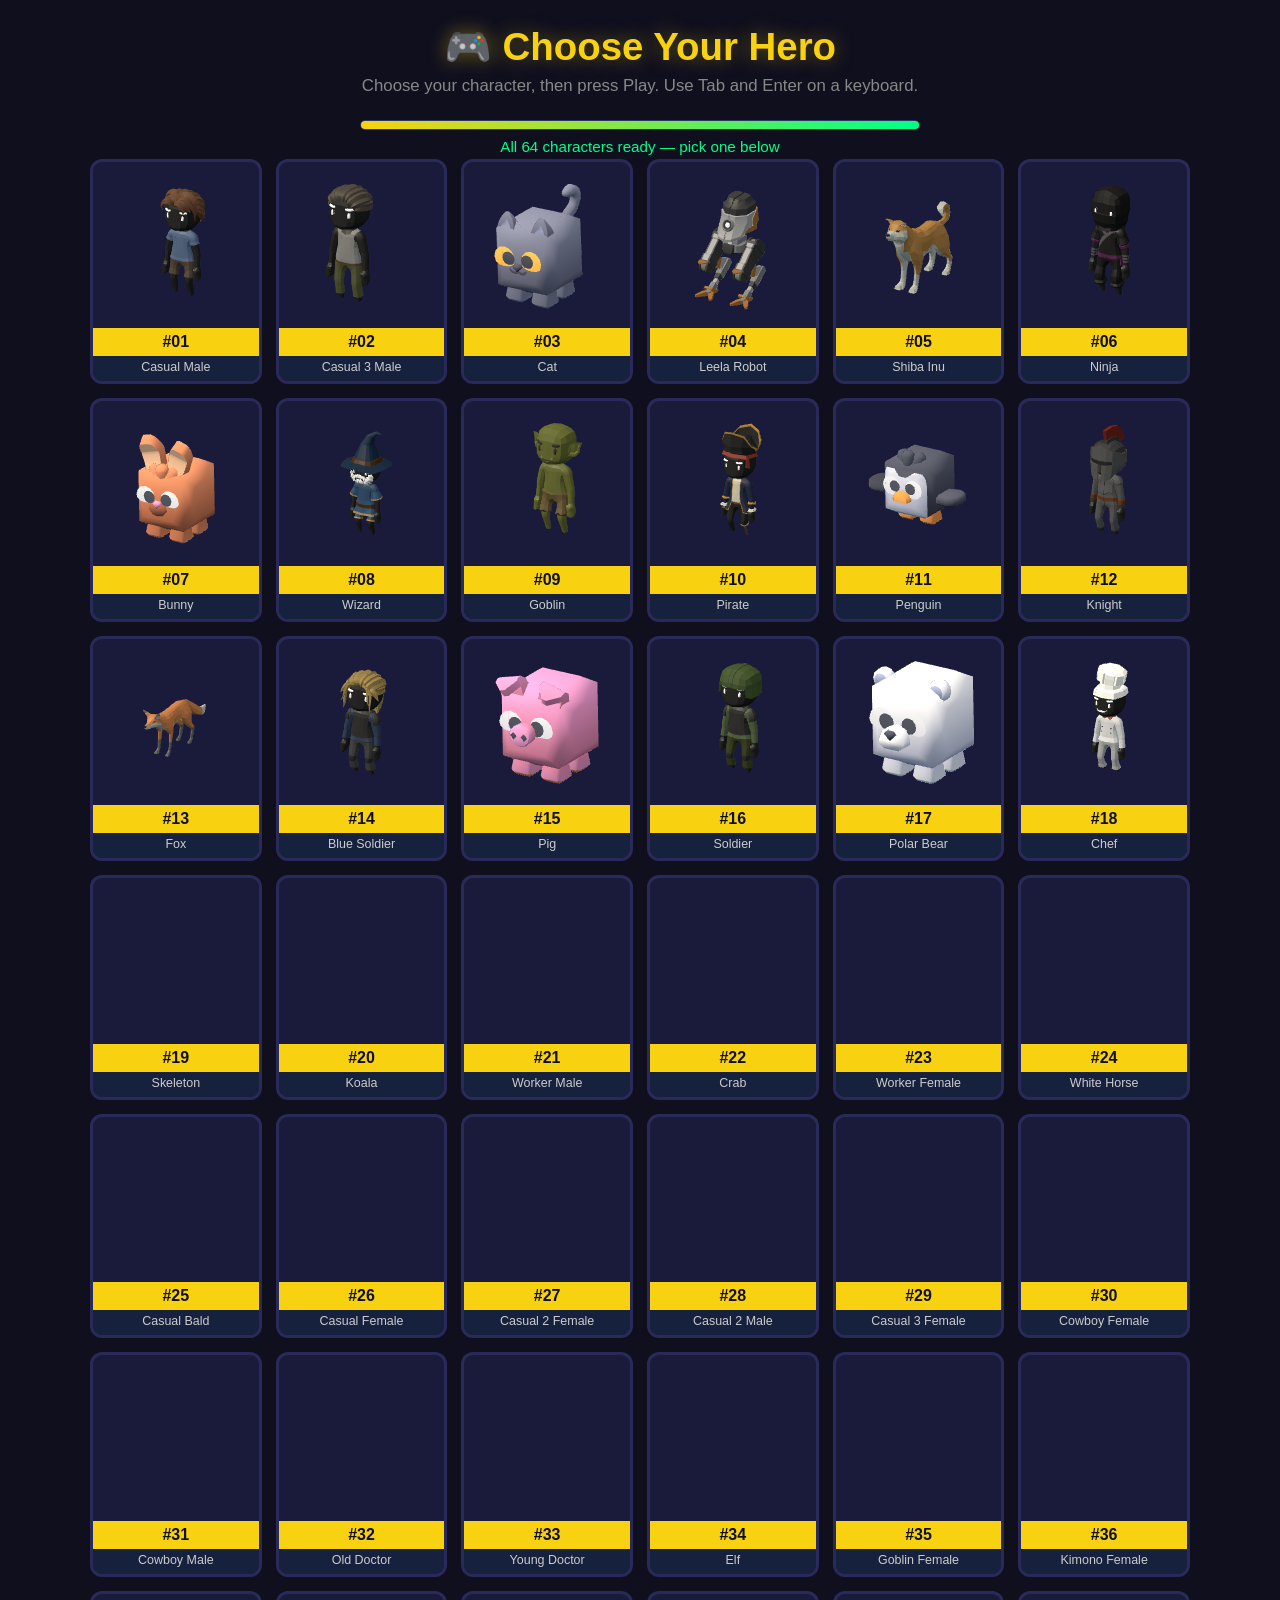
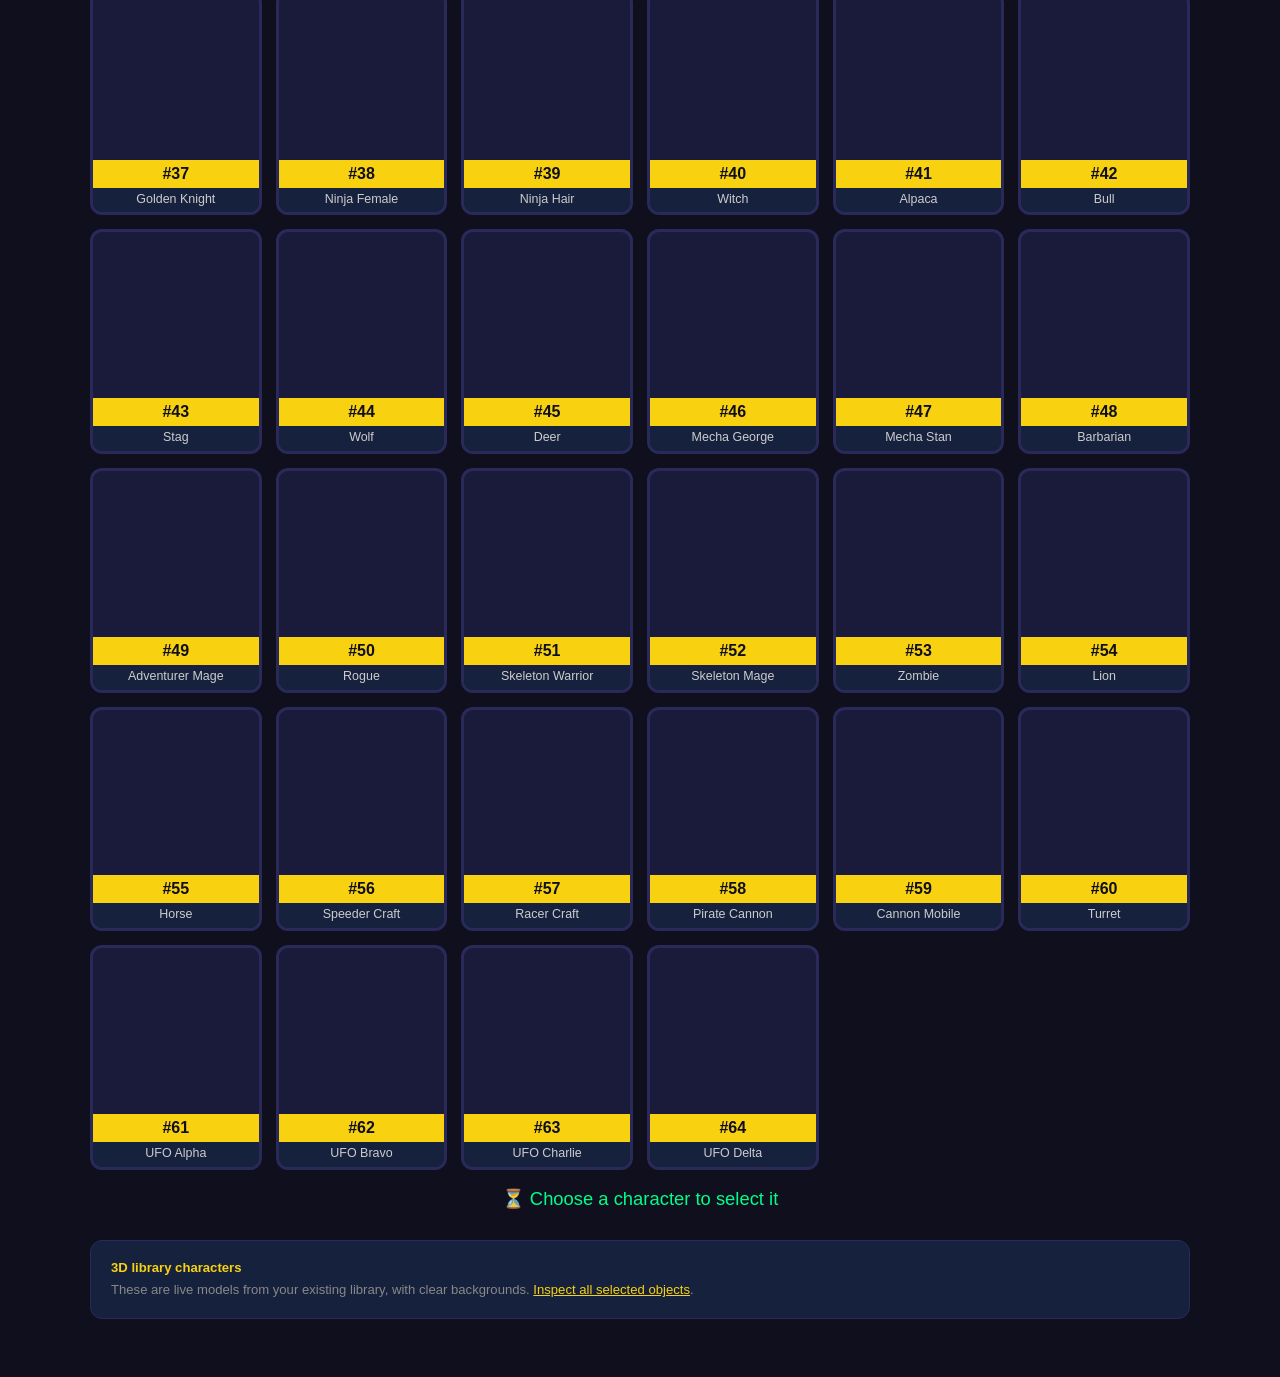
<file: index.html>
<!DOCTYPE html>
<html lang="en">
<head>
<meta charset="utf-8">
<title>Hopper — stage campaign</title>
<meta name="viewport" content="width=device-width,initial-scale=1,viewport-fit=cover">
<meta name="theme-color" content="#1a1a1a">
<link rel="stylesheet" href="src/style.css">
<script type="importmap">
{"imports":{"three":"./vendor/three/build/three.module.js"}}
</script>
<script>window.World3D = { ready: false, status: "loading" };</script>
<script>
  // Auto-redirect to select screen if no character chosen yet
  (function() {
    var chosen = null;
    try { chosen = localStorage.getItem("chosenCharacter"); } catch(e) {}
    var params = new URLSearchParams(window.location.search);
    if (!chosen && !params.get("char")) {
      window.location.href = "select.html";
    }
  })();
</script>
</head>
<body>
<main id="app">
  <header id="topbar">
    <span id="stage-name">1. Suburb</span>
    <button id="char-btn" type="button" onclick="window.location.href='select.html'">Change Character</button>
    <button id="mode" type="button">1 player</button>
  </header>

  <div id="stage-wrap">
    <canvas id="board" width="300" height="420" tabindex="0"
            aria-label="Game board. Hop forward to reach the white line."></canvas>
    <canvas id="board-3d" aria-hidden="true"></canvas>
    <div id="banner" role="status" aria-live="polite"></div>
  </div>

  <footer id="hud">
    <div class="stat"><span class="k">Time</span><span class="v" id="timer">90.0</span></div>
    <div class="stat"><span class="k">Diff</span><span class="v" id="difficulty">0</span></div>
    <div class="stat"><span class="k">Lives</span><span class="v" id="lives">4</span></div>
    <div class="stat"><span class="k">Goal</span><span class="v" id="progress">0/40</span></div>
    <div class="stat"><span class="k">Score</span><span class="v" id="score">0</span></div>
  </footer>

  <div id="controls" role="group" aria-label="Movement controls">
    <button id="move-left" type="button" aria-label="Hop left">←</button>
    <button id="move-forward" type="button">↑ Hop</button>
    <button id="move-right" type="button" aria-label="Hop right">→</button>
    <button id="move-back" type="button" aria-label="Hop backward">↓ Back</button>
  </div>
  <p id="hint">Tap the board or press SPACE to hop. Swipe, use the buttons, or press arrow keys / WASD to move. Reach the white line before time runs out.</p>
  <a class="asset-link" href="assets.html">View the selected 3D assets</a>
</main>

<!-- Data first: the core reads stage constants at definition time. -->
<script src="src/stages.js"></script>
<!-- Pure-JS simulation: rng, player, pursuer, game state machine. -->
<script src="src/tiles.js"></script>
<script src="src/hazards.js"></script>
<script src="src/sim-core.js"></script>
<!-- Isometric renderer: the same conventions the Python preview uses. -->
<script src="src/render/iso.js"></script>
<!-- Object vocabulary, one real object per declared scenery name. -->
<script src="src/scenery.js"></script>
<script src="src/render/scene.js"></script>
<!-- DOM only: rendering, input, loop. -->
<script src="src/roster.js"></script>
<!-- Raster animation sheets. Optional: without them the roster draws in code. -->
<script src="src/render/sprite.js"></script>
<!-- The death beat: the boom and the soul. -->
<script src="src/render/deathfx.js"></script>
<script src="src/render/character.js"></script>
<script src="src/main.js"></script>
<script type="module" src="src/render/world3d.js"></script>
</body>
</html>
</file>
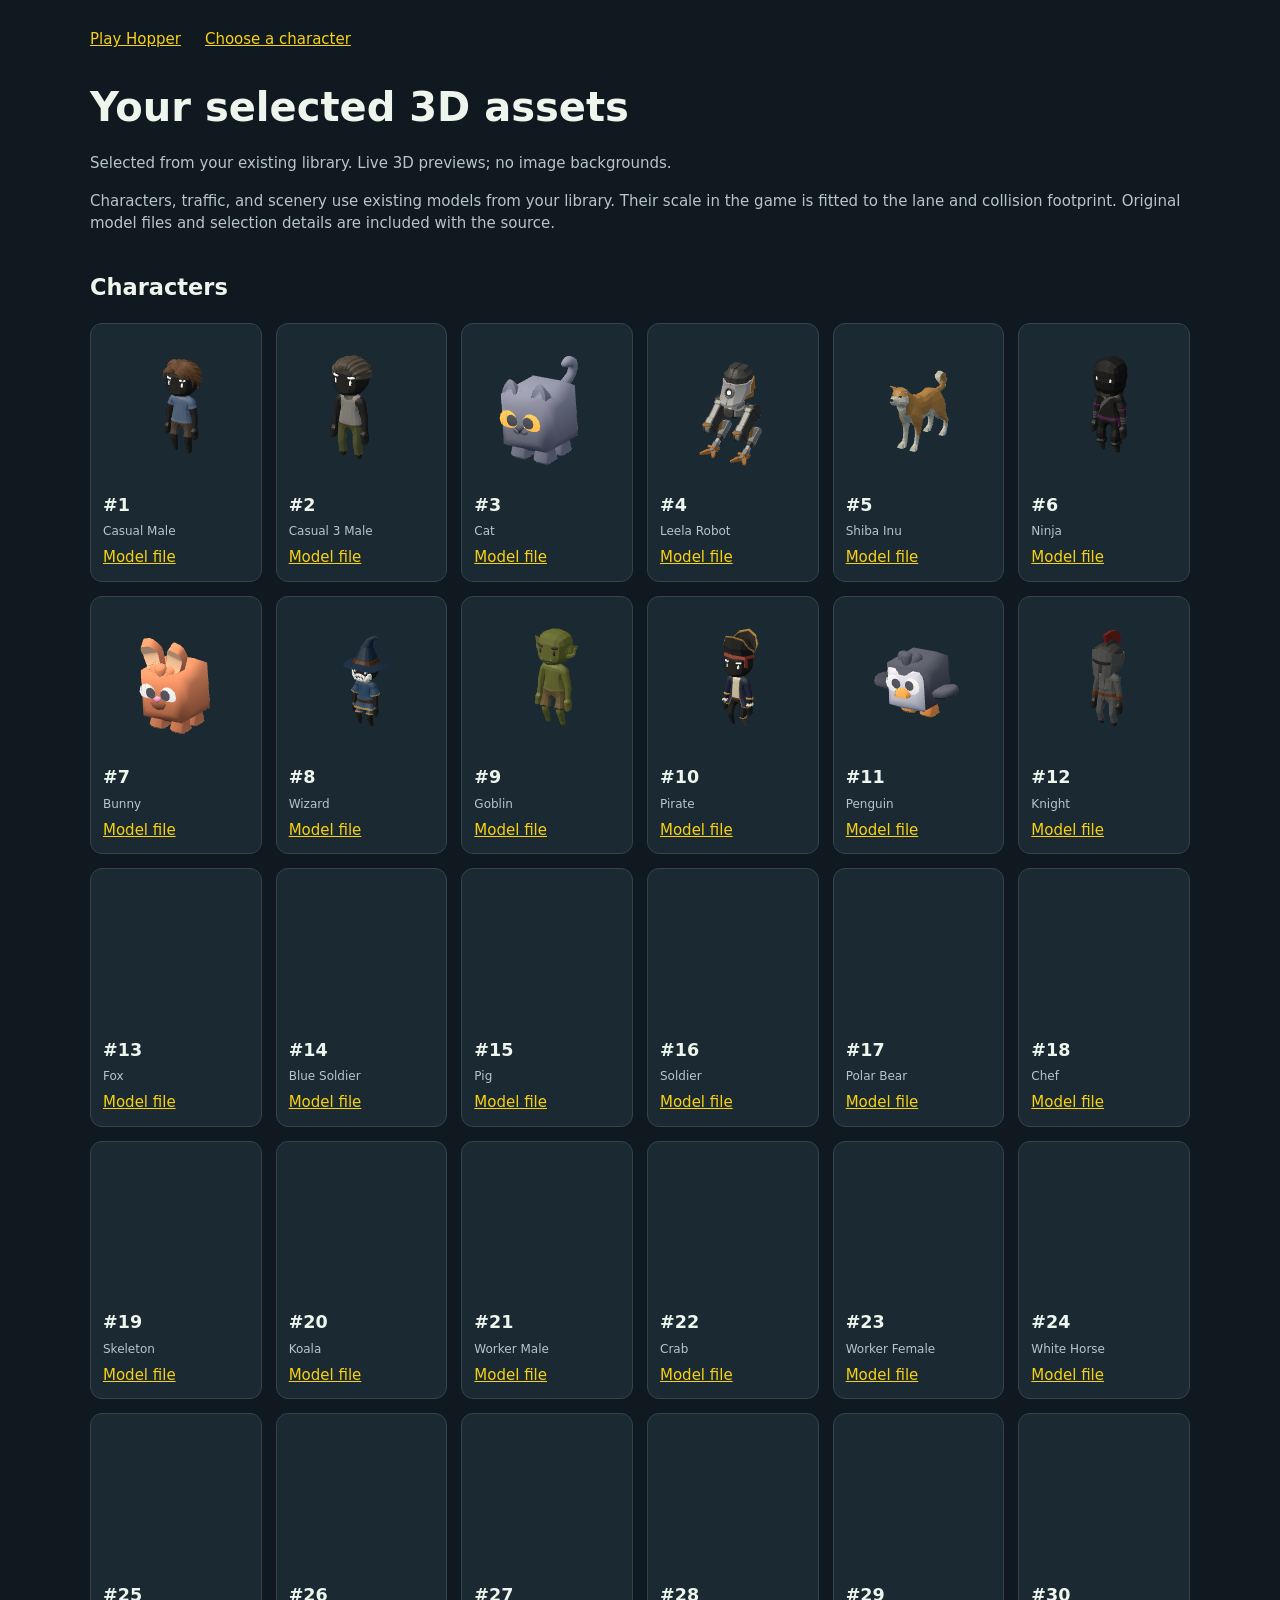
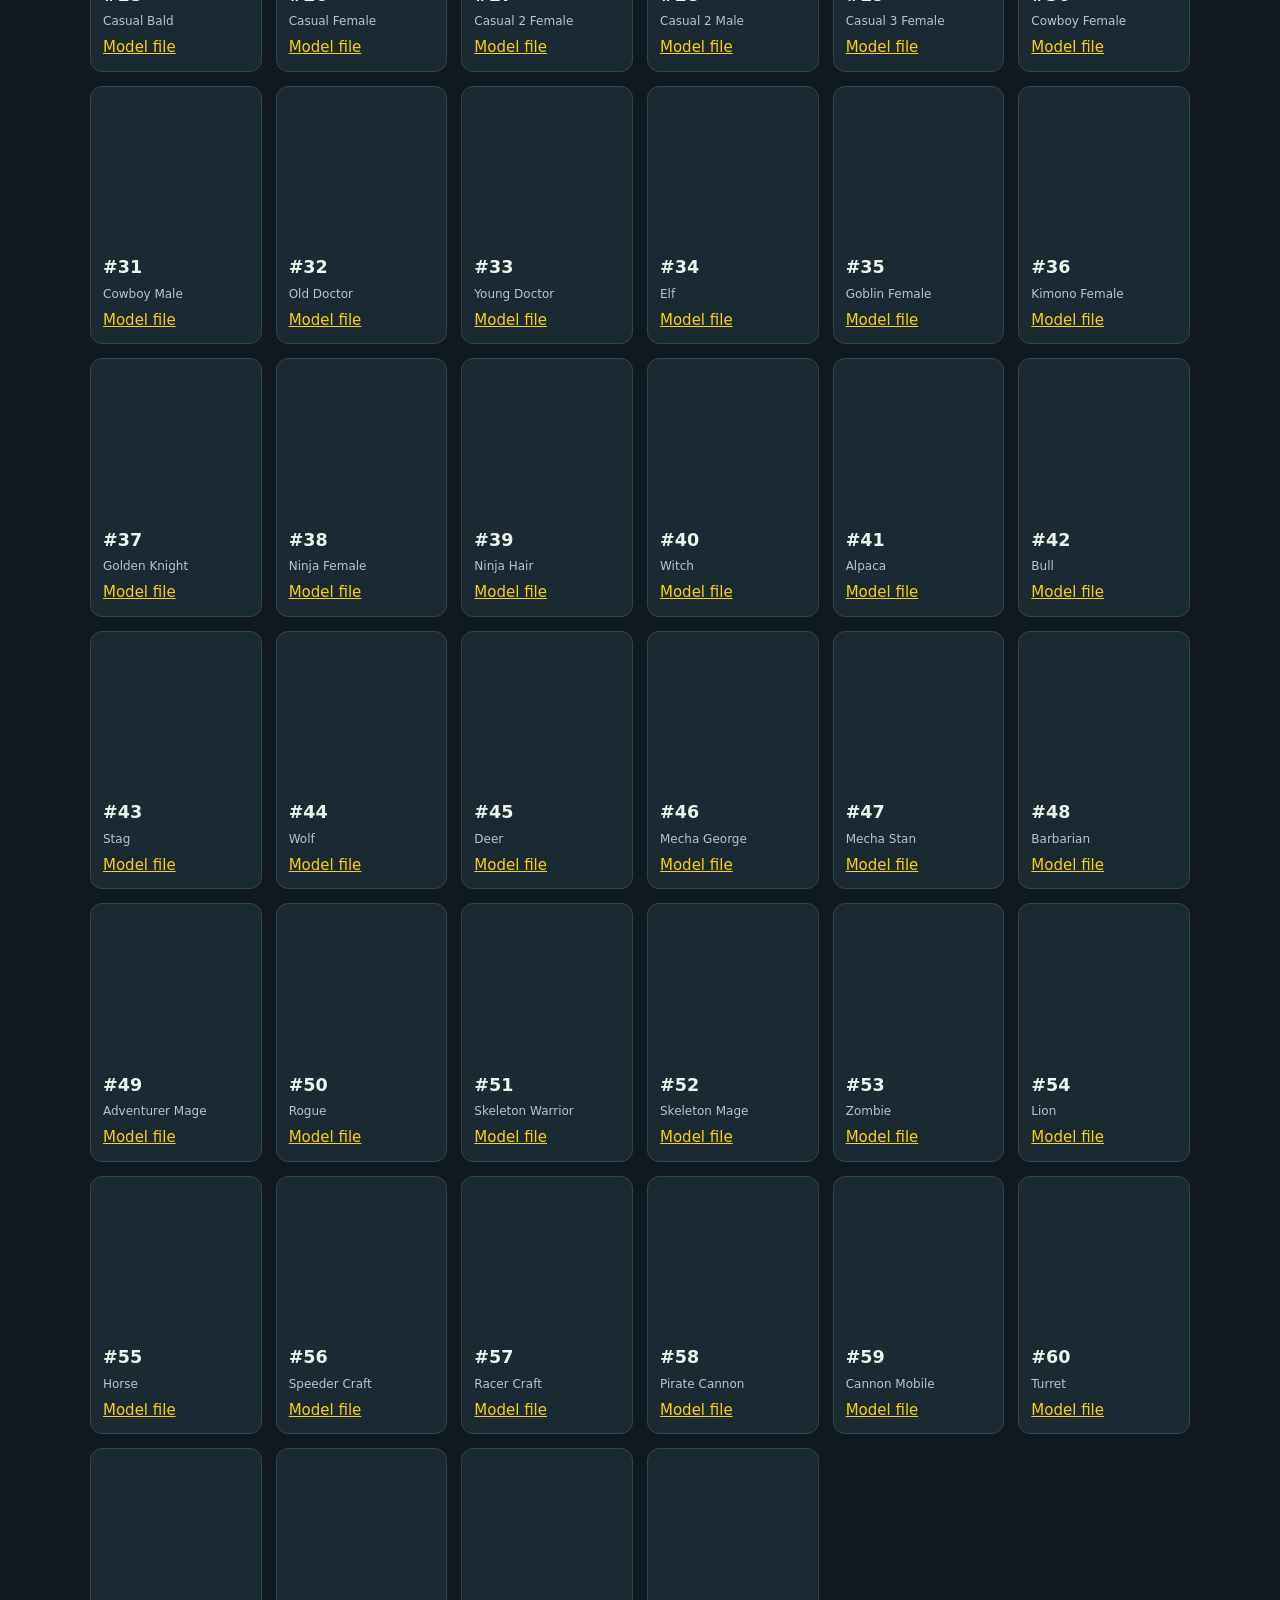
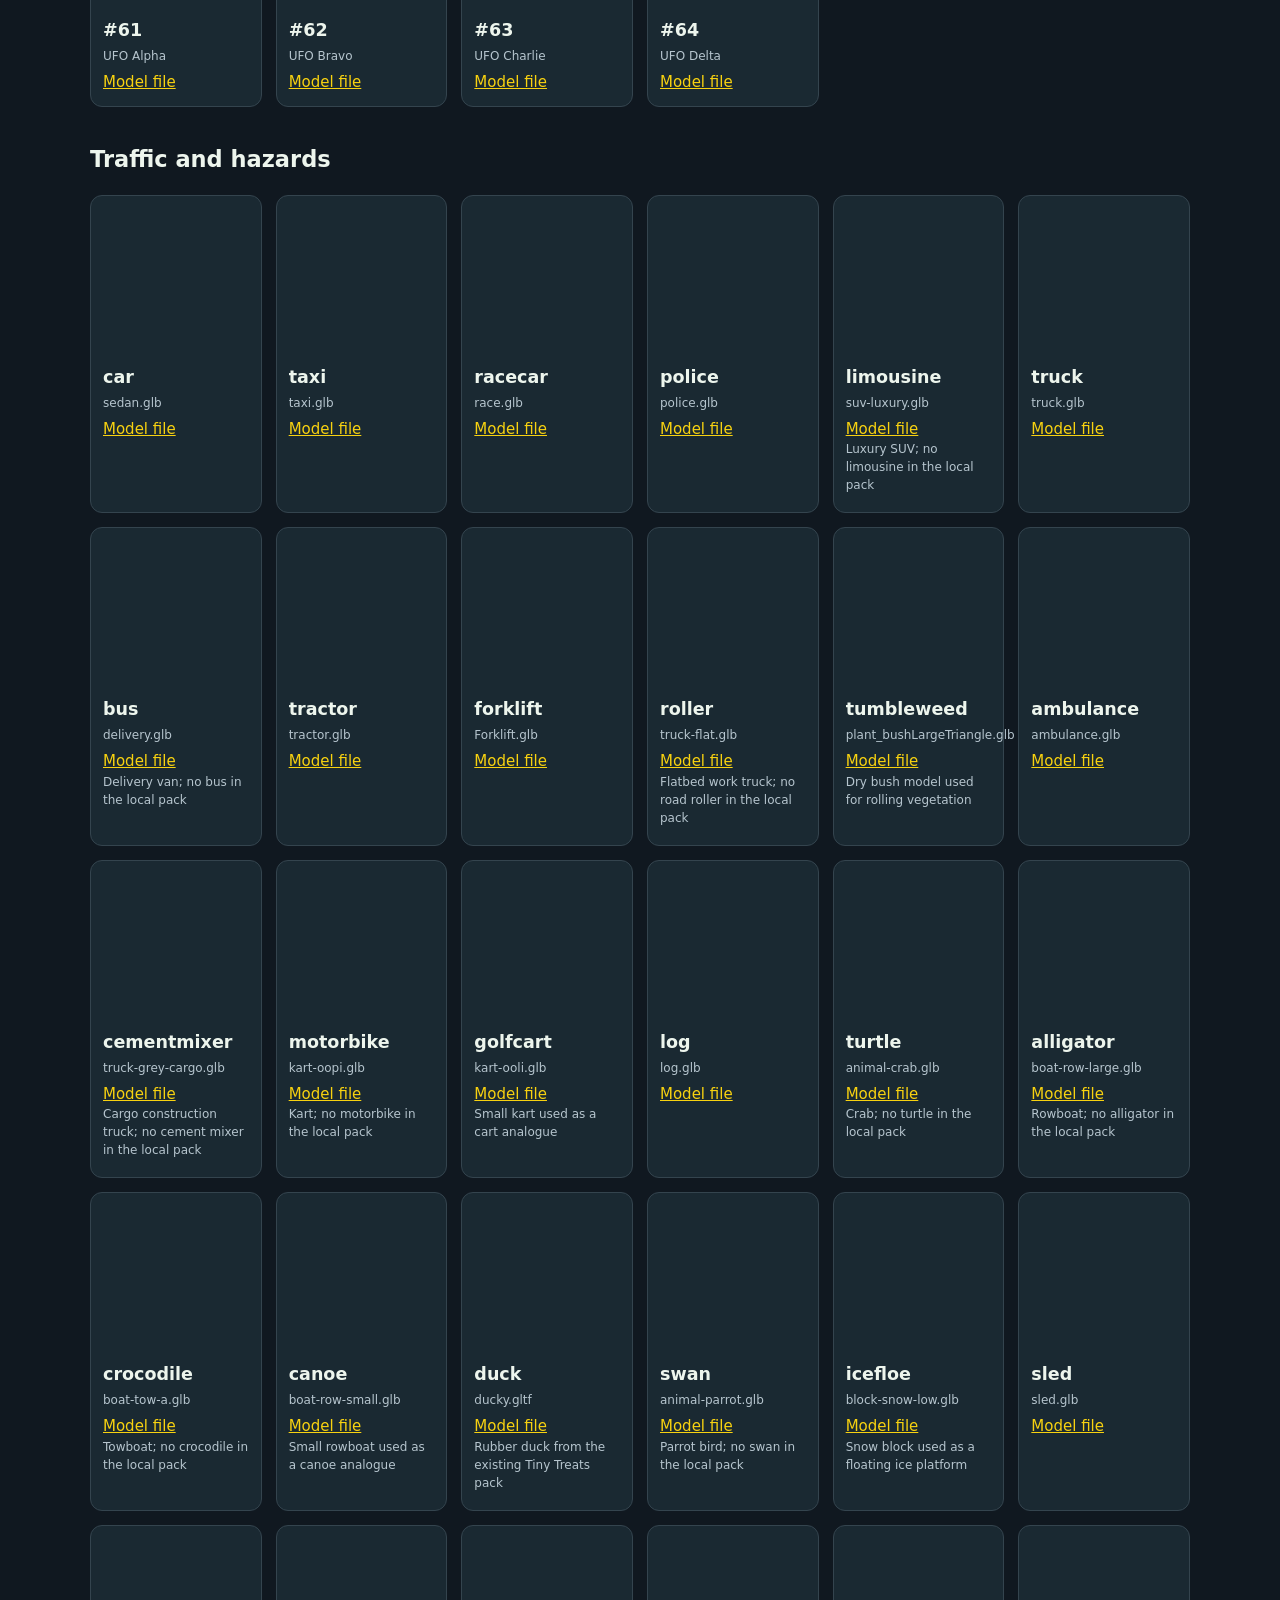
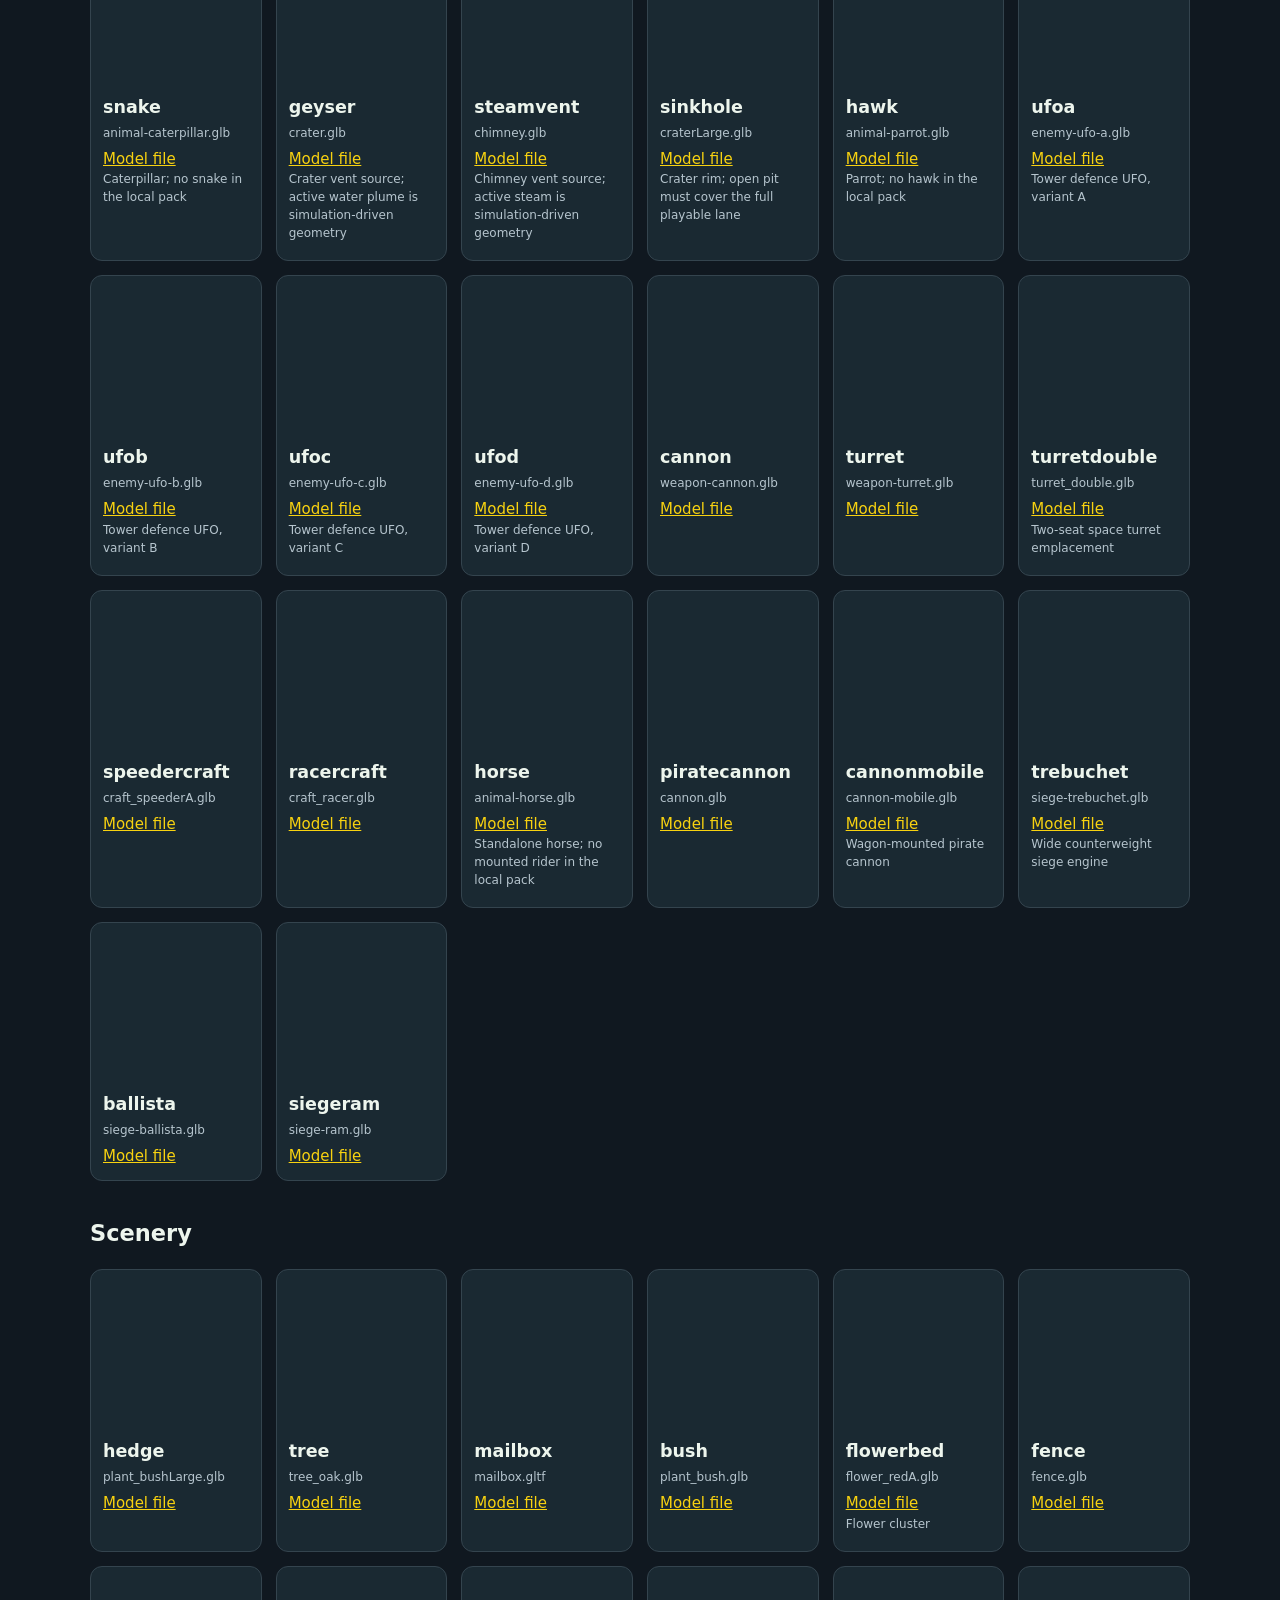
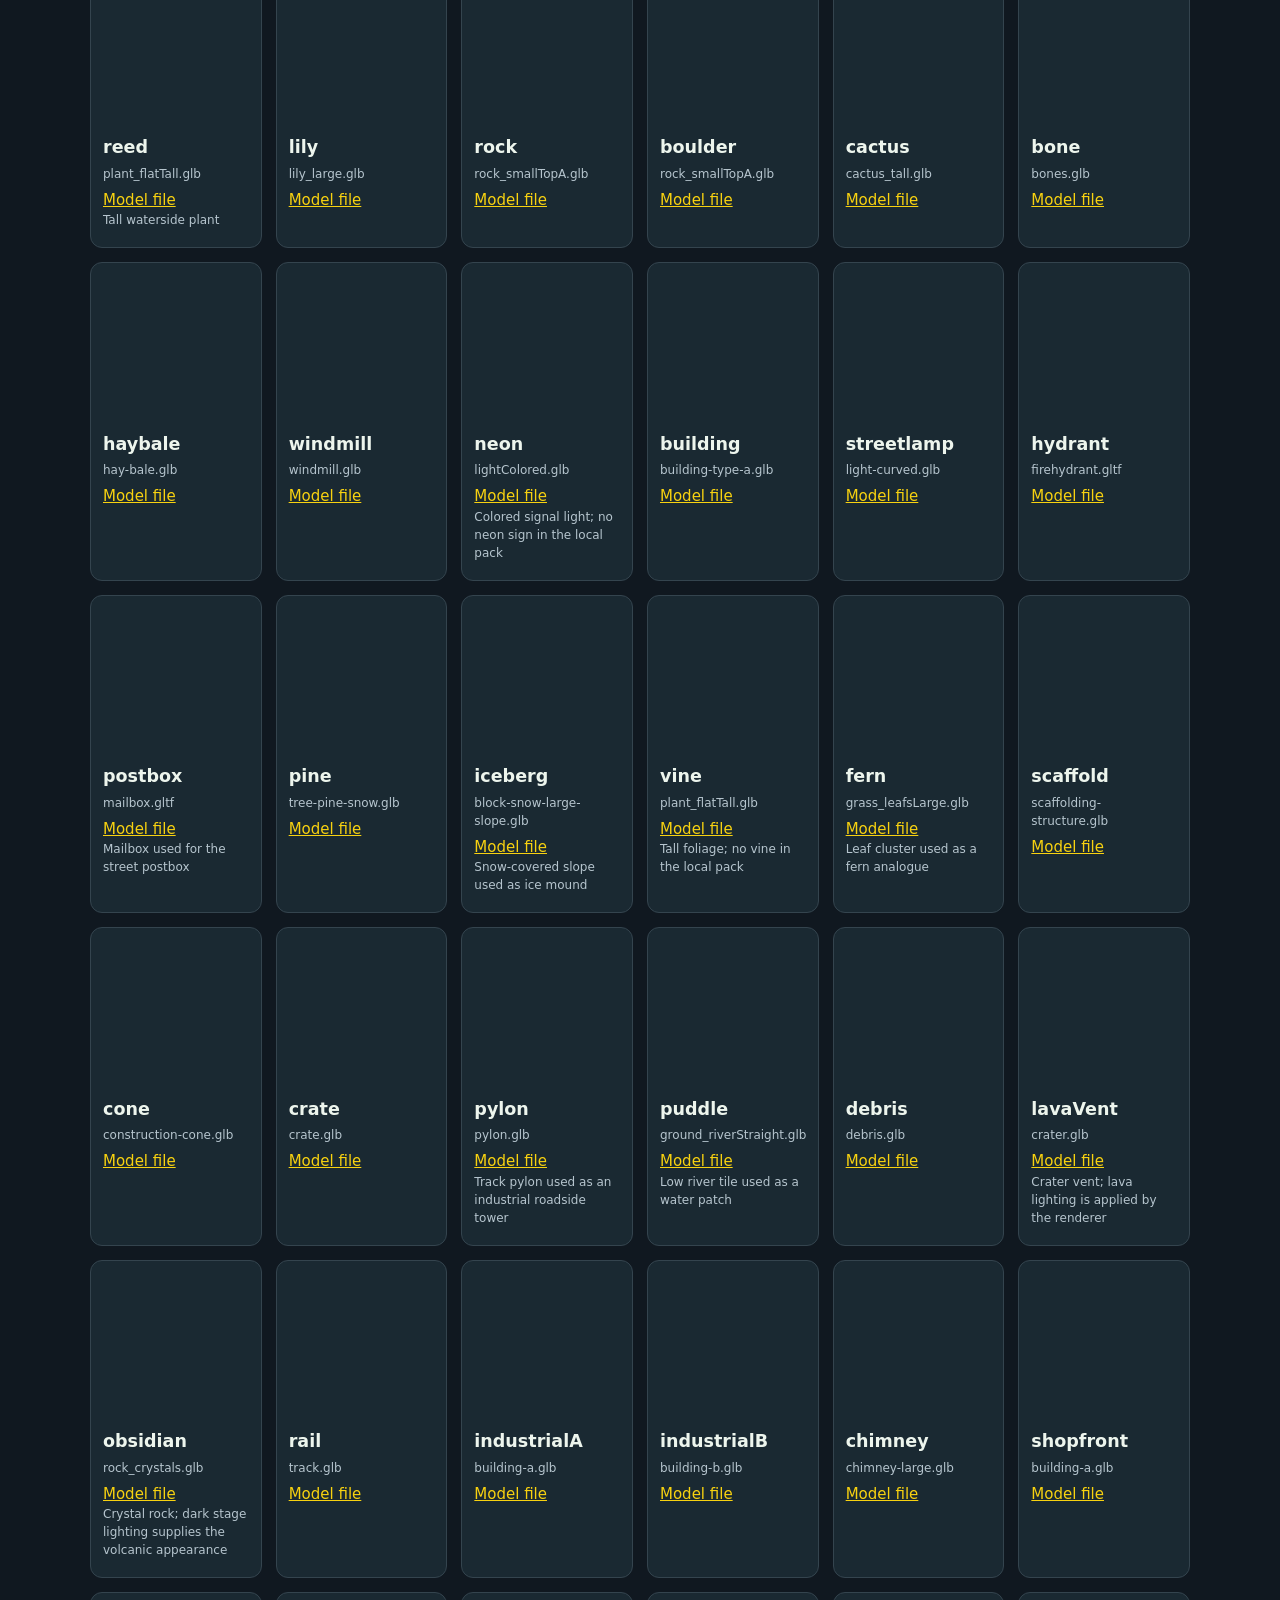
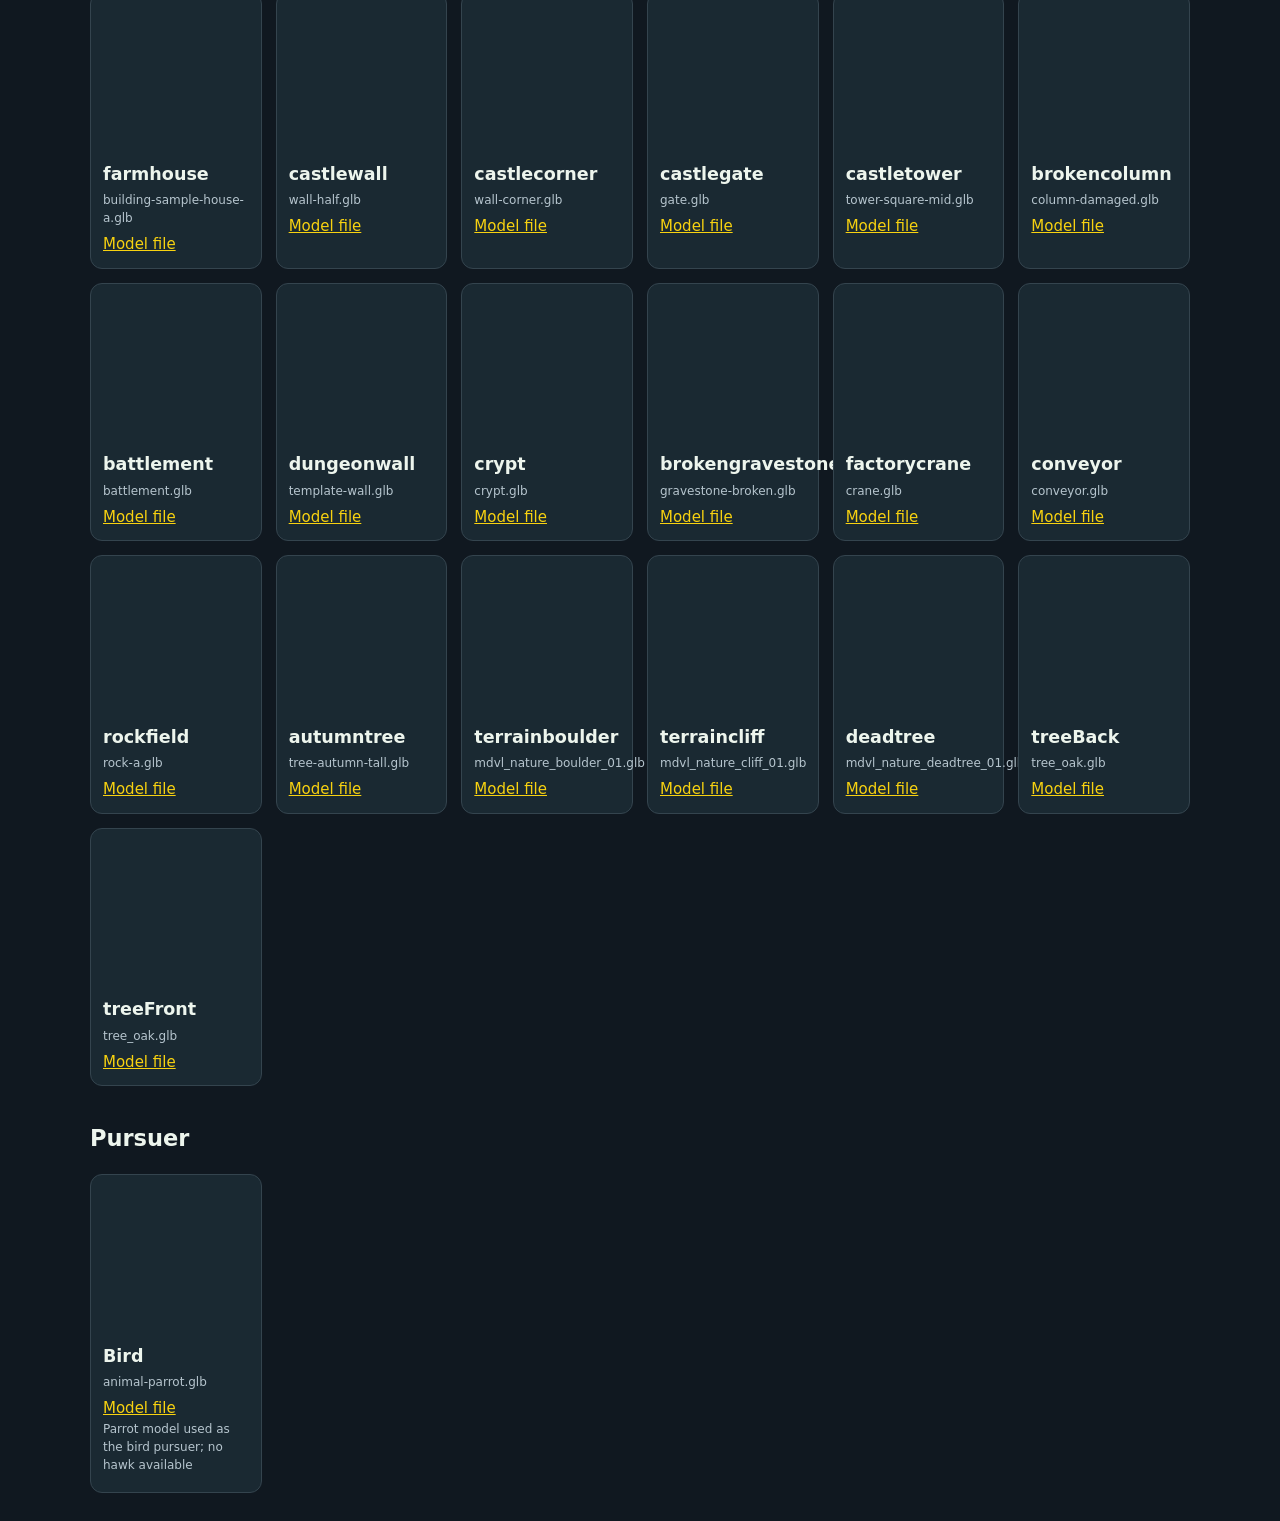
<file: assets.html>
<!DOCTYPE html>
<html lang="en">
<head>
<meta charset="utf-8">
<meta name="viewport" content="width=device-width,initial-scale=1">
<title>Hopper — selected 3D library</title>
<script type="importmap">{"imports":{"three":"./vendor/three/build/three.module.js"}}</script>
<style>
* { box-sizing: border-box; }
body { margin: 0; padding: 28px; background: #101820; color: #edf5ed; font: 15px/1.5 system-ui, sans-serif; }
main { max-width: 1100px; margin: auto; }
h1 { font-size: clamp(26px,4vw,40px); margin-bottom: 8px; }
h2 { margin-top: 36px; }
p { color: #b6c5ce; }
a { color: #f8d210; }
nav { display: flex; gap: 24px; }
.asset-grid { display: grid; grid-template-columns: repeat(auto-fill,minmax(155px,1fr)); gap: 14px; }
.asset-card { padding: 12px; border: 1px solid #34444e; border-radius: 12px; background: #1a2932; }
.asset-card h3 { margin: 10px 0 4px; }
.asset-card p { margin: 0 0 6px; font-size: 12px; }
.model-slot { width: 100%; aspect-ratio: 1; display: flex; align-items: center; justify-content: center; font-size: 12px; color: #a7bdc6; }
.model-gallery-canvas { position: fixed; inset: 0; width: 100%; height: 100%; pointer-events: none; z-index: 2; }
@media(max-width:440px) { body { padding: 14px; } .asset-grid { grid-template-columns: repeat(2,minmax(0,1fr)); } }
</style>
</head>
<body data-gallery="assets">
<main>
<nav><a href="index.html">Play Hopper</a><a href="select.html">Choose a character</a></nav>
<h1>Your selected 3D assets</h1>
<p id="library-status" role="status">Loading the library selection…</p>
<p>Characters, traffic, and scenery use existing models from your library. Their scale in the game is fitted to the lane and collision footprint. Original model files and selection details are included with the source.</p>
<div id="library"></div>
</main>
<script type="module" src="src/render/model-gallery.js"></script>
</body>
</html>
</file>
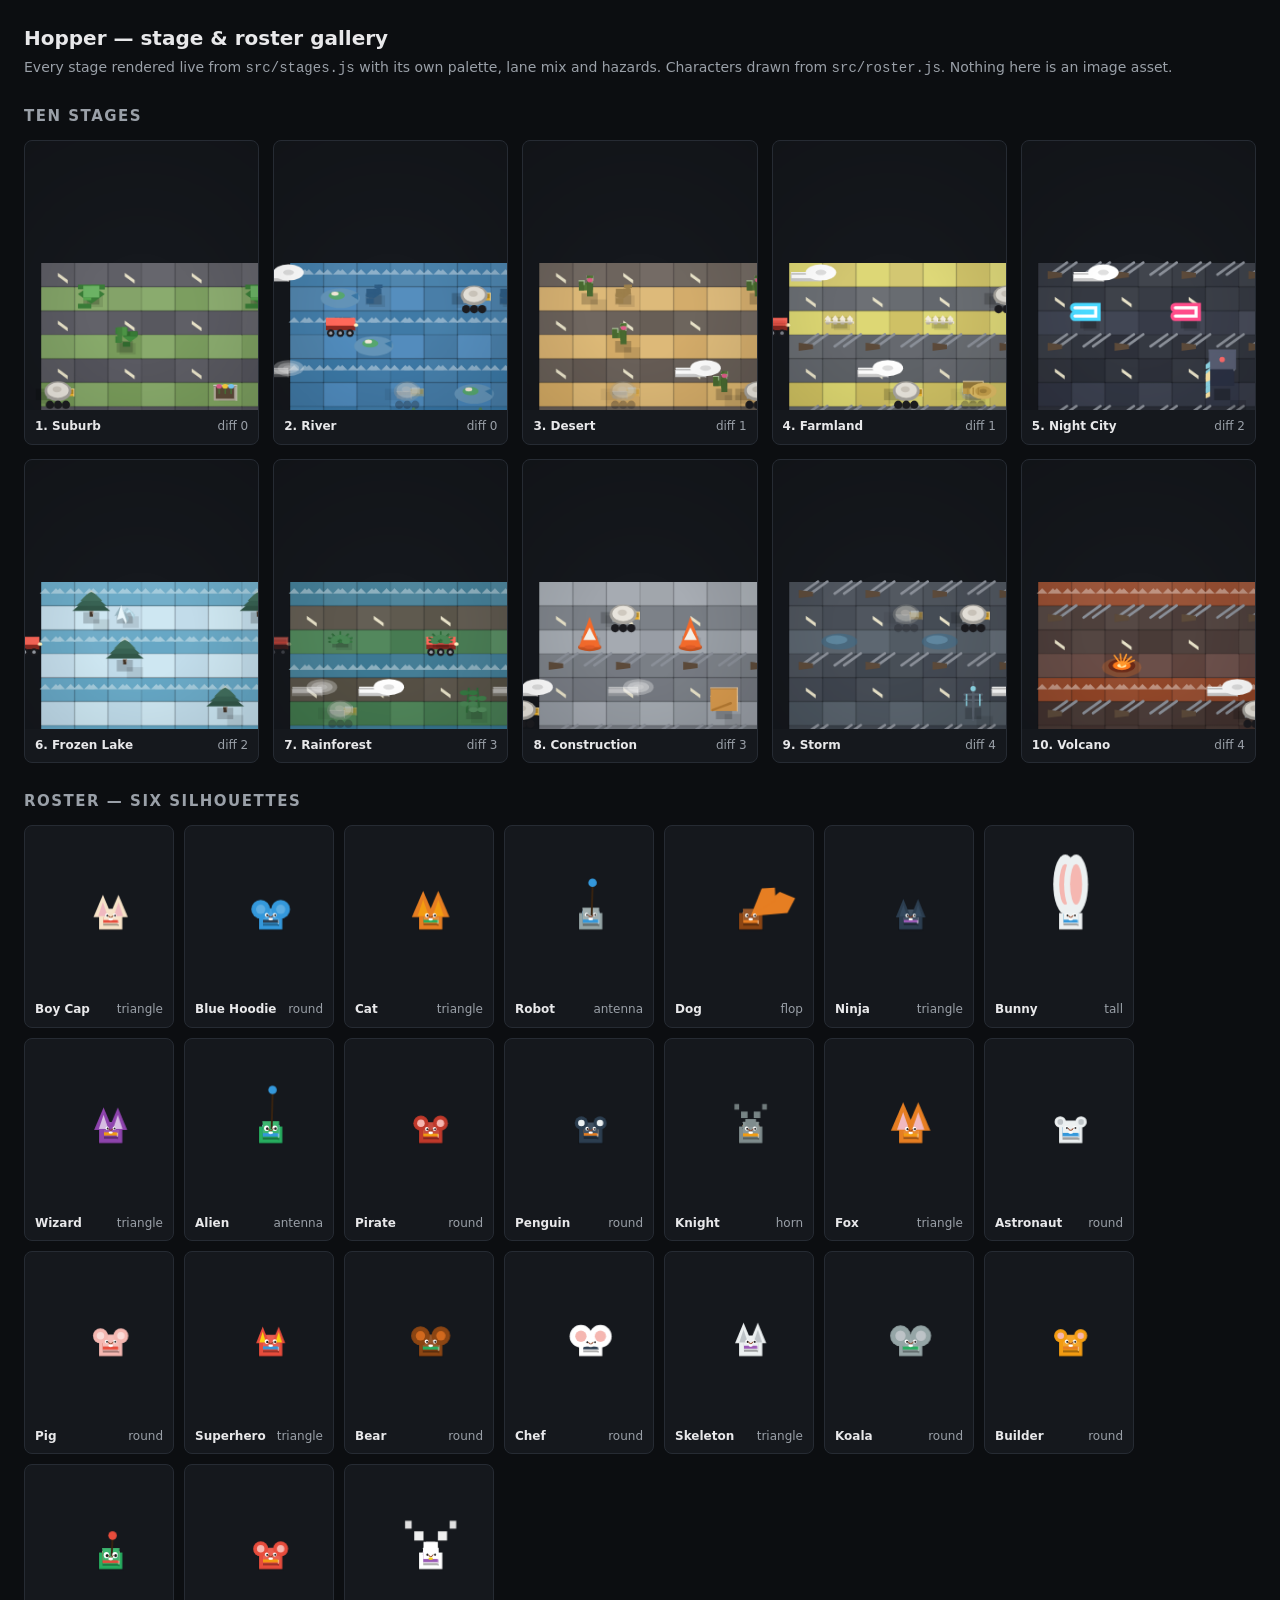
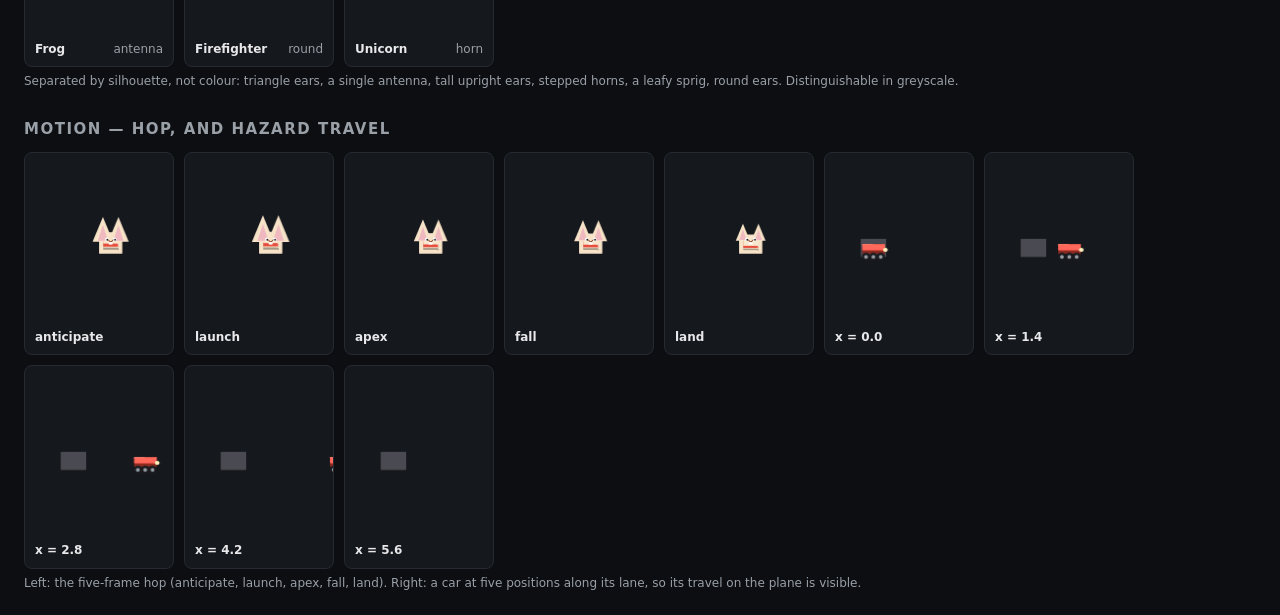
<file: gallery.html>
<!DOCTYPE html>
<html lang="en">
<head>
<meta charset="utf-8">
<title>Hopper — stage &amp; roster gallery</title>
<style>
  :root { --ink:#e8e8ea; --dim:#9aa0a8; --panel:#15181d; --line:#262b33; }
  * { box-sizing:border-box; margin:0; padding:0; }
  body { background:#0c0e11; color:var(--ink);
         font:14px/1.45 -apple-system, system-ui, sans-serif; padding:24px; }
  h1 { font-size:20px; margin-bottom:4px; }
  h2 { font-size:15px; color:var(--dim); text-transform:uppercase;
       letter-spacing:.1em; margin:28px 0 12px; }
  .sub { color:var(--dim); margin-bottom:8px; }
  .grid { display:grid; grid-template-columns:repeat(5,1fr); gap:14px; }
  .cell { background:var(--panel); border:1px solid var(--line);
          border-radius:8px; overflow:hidden; }
  .cell canvas { display:block; width:100%; height:auto; }
  .cap { padding:8px 10px; font-size:12px; display:flex;
         justify-content:space-between; align-items:baseline; }
  .cap b { font-weight:600; }
  .cap span { color:var(--dim); font-variant-numeric:tabular-nums; }
  .strip { display:flex; gap:10px; flex-wrap:wrap; }
  .strip .cell { width:150px; }
  .note { color:var(--dim); font-size:12px; margin-top:6px; }
</style>
</head>
<body>
<h1>Hopper — stage &amp; roster gallery</h1>
<p class="sub">Every stage rendered live from <code>src/stages.js</code> with its own
palette, lane mix and hazards. Characters drawn from <code>src/roster.js</code>.
Nothing here is an image asset.</p>

<h2>Ten stages</h2>
<div class="grid" id="stages"></div>

<h2>Roster — six silhouettes</h2>
<div class="strip" id="roster"></div>
<p class="note">Separated by silhouette, not colour: triangle ears, a single antenna,
tall upright ears, stepped horns, a leafy sprig, round ears. Distinguishable in greyscale.</p>

<h2>Motion — hop, and hazard travel</h2>
<div class="strip" id="motion"></div>
<p class="note">Left: the five-frame hop (anticipate, launch, apex, fall, land).
Right: a car at five positions along its lane, so its travel on the plane is visible.</p>

<script src="src/stages.js"></script>
<script src="src/tiles.js"></script>
<script src="src/hazards.js"></script>
<script src="src/sim-core.js"></script>
<script src="src/render/iso.js"></script>
<script src="src/scenery.js"></script>
<script src="src/render/scene.js"></script>
<script src="src/roster.js"></script>
<script src="src/render/character.js"></script>
<script>
(function () {
  "use strict";

  function el(tag, cls) { var e = document.createElement(tag); if (cls) e.className = cls; return e; }

  // ---- every stage, drawn with its own hazards and scenery -------------
  var host = document.getElementById("stages");
  Stages.STAGES.forEach(function (st, i) {
    var cell = el("div", "cell");
    var cv = document.createElement("canvas");
    cv.width = 260; cv.height = 300;
    cell.appendChild(cv);
    var cap = el("div", "cap");
    cap.innerHTML = "<b>" + (i + 1) + ". " + st.name + "</b><span>diff " + st.baseline + "</span>";
    cell.appendChild(cap);
    host.appendChild(cell);

    var ctx = cv.getContext("2d");
    // Build a real hazard list for this stage so the picture shows what the
    // player actually meets, not a decorative arrangement.
    var rng = SimCore.createRng("gallery:" + st.id);
    var haz = Hazards.ensureSolvable(
      Hazards.buildHazards("gallery:" + st.id, 0, 14, 7, st.baseline + 2, rng),
      { needGap: 0.9 });

    Scene.renderScene(ctx, {
      id: st.id, name: st.name,
      // laneMix and scenery are what the renderer reads to decide the lane
      // class and which objects to place. This literal used to omit both, so
      // every stage here rendered with the default lane mix and no scenery.
      laneMix: st.laneMix, scenery: st.scenery,
      ground: st.ground, groundAlt: st.groundAlt, road: st.road, water: st.water,
      hazard: st.hazard, hazard2: st.hazard2, log: st.log, turtle: st.turtle,
      foliage: st.foliage, foliage2: st.foliage2, trunk: st.trunk,
      hazardKinds: st.hazardKinds,
    }, {
      width: 260, height: 300, cols: 7, viewRows: 11, row0: 0, col0: 0,
      focusCol: 3, focusRow: 8, hazards: haz,
    });
  });

  // ---- the roster -------------------------------------------------------
  var rhost = document.getElementById("roster");
  Roster.ROSTER.forEach(function (ch) {
    var cell = el("div", "cell");
    var cv = document.createElement("canvas");
    cv.width = 150; cv.height = 170;
    cell.appendChild(cv);
    var cap = el("div", "cap");
    cap.innerHTML = "<b>" + ch.name + "</b><span>" + ch.earKind + "</span>";
    cell.appendChild(cap);
    rhost.appendChild(cell);
    var ctx = cv.getContext("2d");
    Iso.frameViewWindow(1, 1, 150, 170, 0, 2.0, 16, 0.62, 1, 0, 0, 0);
    Iso.tile(ctx, 0, 0, ch.body);
    CharacterRenderer.drawCharacter(ctx, 0, 0, 0.95, ch);
  });

  // ---- motion: the hop, and a car travelling its lane -------------------
  var mhost = document.getElementById("motion");
  var frames = [["anticipate", 0.00, 0.82, 1.16], ["launch", 0.55, 1.00, 1.24],
                ["apex", 0.85, 1.00, 1.02], ["fall", 0.50, 1.00, 0.98],
                ["land", 0.00, 1.16, 0.80]];
  frames.forEach(function (f) {
    var cell = el("div", "cell");
    var cv = document.createElement("canvas");
    cv.width = 150; cv.height = 170;
    cell.appendChild(cv);
    var cap = el("div", "cap");
    cap.innerHTML = "<b>" + f[0] + "</b>";
    cell.appendChild(cap);
    mhost.appendChild(cell);
    var ctx = cv.getContext("2d");
    Iso.frameViewWindow(1, 1, 150, 170, 0, 2.2, 16, 0.60, 1, 0, 0, 0);
    Iso.tile(ctx, 0, 0, Roster.getCharacter("pip").body);
    CharacterRenderer.drawCharacter(ctx, 0, 0, 0.9 * f[3], Roster.getCharacter("pip"), f[1]);
  });
  [0, 1.4, 2.8, 4.2, 5.6].forEach(function (x) {
    var cell = el("div", "cell");
    var cv = document.createElement("canvas");
    cv.width = 150; cv.height = 170;
    cell.appendChild(cv);
    var cap = el("div", "cap");
    cap.innerHTML = "<b>x = " + x.toFixed(1) + "</b>";
    cell.appendChild(cap);
    mhost.appendChild(cell);
    var ctx = cv.getContext("2d");
    var st = Stages.getStage(0);
    Iso.frameViewWindow(4, 1, 150, 170, 0, 1.2, 10, 0.62, 1, 0, 0, 0);
    for (var r = 0; r < 1; r++) Iso.tile(ctx, 0, r, st.road);
    Scene.drawCar(ctx, x, 0, {
      ground: st.ground, groundAlt: st.groundAlt, road: st.road, water: st.water,
      hazard: st.hazard, hazard2: st.hazard2, foliage: st.foliage,
      foliage2: st.foliage2, trunk: st.trunk,
    // drawCar is (ctx, col, row, scene, hazard) -- the hazard carries the spec
    // the wheels are drawn from. Build one the way obstacles.html does.
    }, { kind: "car", spec: Hazards.KINDS.car, row: 0, x: x });
  });

  document.body.setAttribute("data-gallery-ready", "1");
})();
</script>
</body>
</html>
</file>
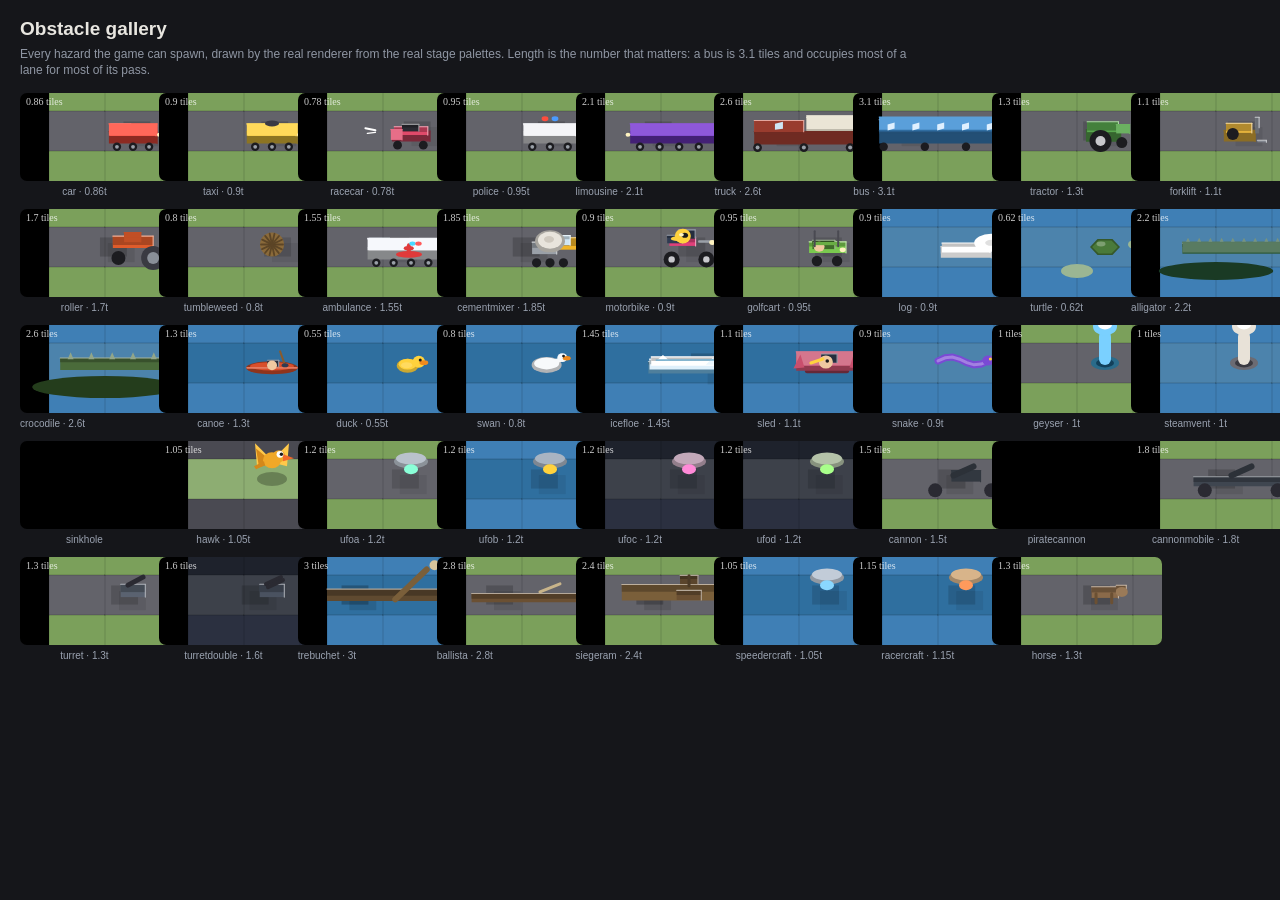
<file: obstacles.html>
<!DOCTYPE html><html><head><meta charset="utf-8">
<title>Obstacle gallery</title><link rel="stylesheet" href="src/style.css">
<style>
body{background:#15161a;color:#e8e6e0;font:13px/1.4 -apple-system,sans-serif;margin:0;padding:16px 20px 30px}
h1{font-size:19px;margin:0 0 3px}h2{font-size:11px;text-transform:uppercase;letter-spacing:.1em;color:#8f96a3;margin:18px 0 8px}
.sub{color:#8f96a3;margin:0 0 14px;font-size:12px;max-width:900px}
.grid{display:grid;grid-template-columns:repeat(auto-fill,minmax(128px,1fr));gap:10px}
.cell{text-align:center}canvas{display:block;background:#000;border-radius:7px}
.cap{font-size:10px;color:#9aa2b0;margin-top:4px}
.tall canvas{width:170px;height:88px}.wide canvas{width:170px;height:88px}
#errors{background:#4a1414;border:1px solid #a33;color:#ffd7d7;padding:10px 14px;
border-radius:6px;margin-bottom:14px;font-family:ui-monospace,Menlo,monospace;font-size:12px;
white-space:pre-wrap;display:none}
</style></head><body>
<div id="errors"></div>
<h1>Obstacle gallery</h1>
<p class="sub">Every hazard the game can spawn, drawn by the real renderer from
the real stage palettes. Length is the number that matters: a bus is 3.1 tiles
and occupies most of a lane for most of its pass.</p>
<script src="src/stages.js"></script><script src="src/tiles.js"></script>
<script src="src/hazards.js"></script><script src="src/sim-core.js"></script>
<script src="src/render/iso.js"></script><script src="src/scenery.js"></script>
<script src="src/render/scene.js"></script>
<script>
(function(){
var errs=[];var eb=document.getElementById("errors");
function fail(e){errs.push((e&&e.message)||String(e));eb.style.display="block";
 eb.textContent="RENDER ERRORS ("+errs.length+")\n"+errs.join("\n");}
window.addEventListener("error",function(e){fail(e.error||e.message);});
try{
// which stage is each kind's home, so it is drawn on its own ground
var HOME={};
// The endgame bird is universal: no stage "declares" it, so give it a
// home in the sheet or it renders as an empty black tile.
HOME.hawk=[Stages.getStage(0),0];
Stages.STAGES.forEach(function(st,si){st.hazardKinds.forEach(function(k){if(HOME[k]===undefined)HOME[k]=[st,si];});});
var host=document.createElement("div");host.className="grid";
var LANE_OF={"car":"road","taxi":"road","racecar":"road","police":"road",
 "limousine":"road","truck":"road","bus":"road","tractor":"road","forklift":"road",
 "roller":"road","tumbleweed":"road","train":"rail","tram":"rail","monorail":"rail",
 "log":"water","turtle":"water","snake":"water","alligator":"water",
 "crocodile":"water","boulder":"ground","geyser":"ground","steamvent":"ground",
 "hawk":"air-over-everything"};
Object.keys(Hazards.KINDS).forEach(function(k){
  var home=HOME[k]; if(!home){var c=document.createElement("div");c.className="cell";
    c.innerHTML="<canvas width=170 height=88></canvas><div class=cap>"+k+"</div>";
    host.appendChild(c);return;}
  var st=home[0],si=home[1];
  // find a row of this kind's lane class in the stage's own cycle
  var lane=LANE_OF[k]||"road", row=8;
  if (k === "hawk") lane = "grass";   // it flies over the lawn
  for(var r=3;r<40;r++){ if(Tiles.laneOf(r,st.laneMix,st.id)===lane){row=r;break;} }
  var cell=document.createElement("div");cell.className="cell"+(Hazards.KINDS[k].len>2?"wide":"");
  var cv=document.createElement("canvas");cv.width=170;cv.height=88;cell.appendChild(cv);
  var cap=document.createElement("div");cap.className="cap";
  cap.textContent=k+" · "+Hazards.KINDS[k].len+"t";
  cell.appendChild(cap);host.appendChild(cell);
  var ctx=cv.getContext("2d");
  // ONE view for the ground and the obstacle. Iso.projectS already folds in
  // the view offset, so setting ox=0 drew the obstacle at x=281 in a 170px
  // canvas and it fell off the right edge.
  // The drawers work in LOCAL coordinates, so the board here is rows 0..2
  // with the obstacle on row 1. Passing the stage's ABSOLUTE row put it
  // hundreds of pixels above the canvas.
  var OX = 85 - (4 * 56 - 28), OY = 58 + 40;
  Iso.setView(OX, OY, 1, 0);
  for (var cc = 3; cc <= 5; cc++)
    for (var rr = 0; rr <= 2; rr++) {
      var L = Tiles.laneOf(row + rr - 1, st.laneMix, st.id);
      var base = (L === "road" || L === "rail") ? st.road
                : (L === "water" ? st.water : st.ground);
      var isHome = (L === lane) || (rr === 1 && lane === "ground");
      Iso.tile(ctx, cc, rr, isHome ? Iso.shade(base, 1.14) : base);
    }
  var hz = Hazards.hazardsForRow("g" + k, row, st.id, 2,
                                 SimCore.createRng("g" + k), si, 4)
           .filter(function (h) { return h.kind === k; })[0];
  if (!hz) hz = { kind: k, spec: Hazards.KINDS[k], row: row, x: 6,
                  cycle: { t: 400, on: 900, periodMs: 2400 } };
  if (k === "hawk") { hz.speed = 2.0; hz.activeFor = 60; hz.x = 4; }
  if (Scene.TIMED_FNS[k]) Scene.TIMED_FNS[k](ctx, 4, 1, st, hz);
  else if (Scene.HAZARD_FNS[k]) Scene.HAZARD_FNS[k](ctx, 4, 1, st, hz);
  else { ctx.fillStyle = "#a33"; ctx.font = "12px monospace";
         ctx.fillText("NO DRAW", 12, 44); }
  ctx.fillStyle = "rgba(255,255,255,.8)"; ctx.font = "10px ui-monospace";
  ctx.fillText(Hazards.KINDS[k].len + " tiles", 6, 12);
});
document.body.appendChild(host);
}catch(e){fail(e);}
})();
</script></body></html>
</file>
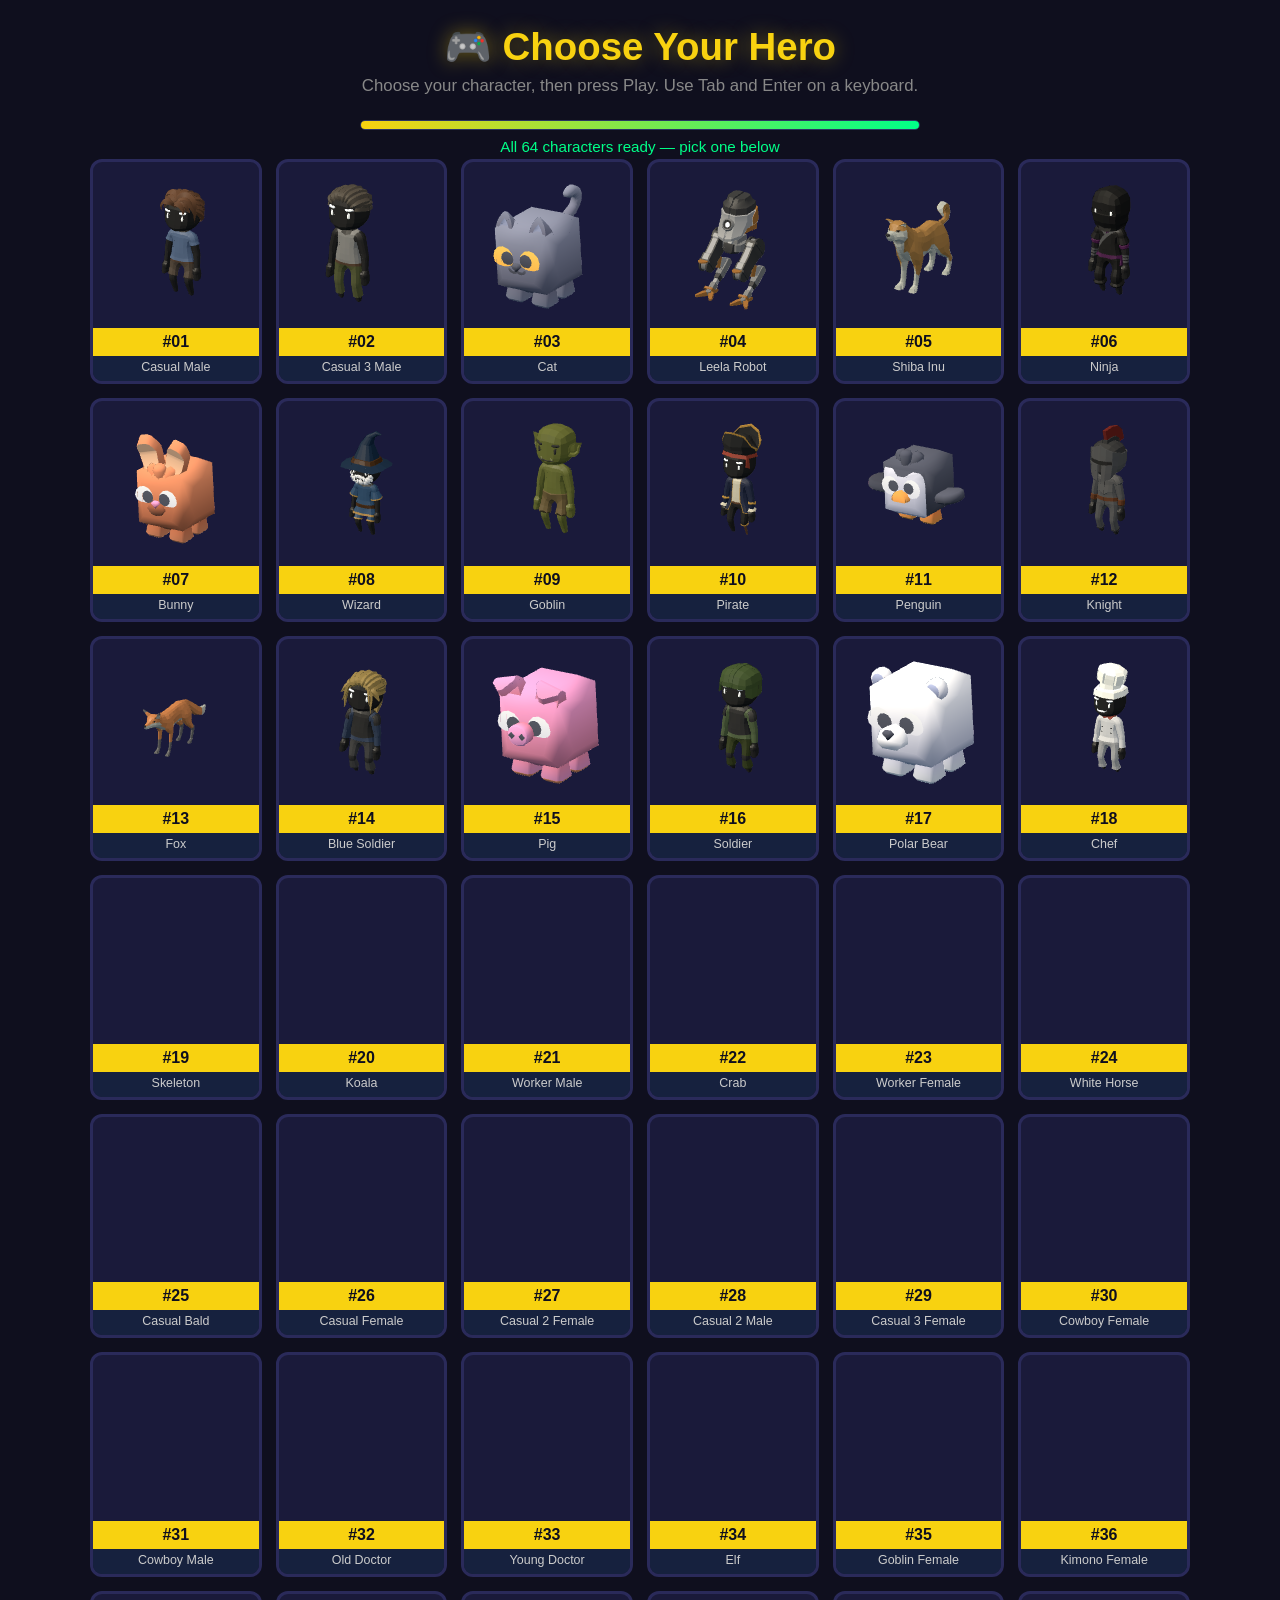
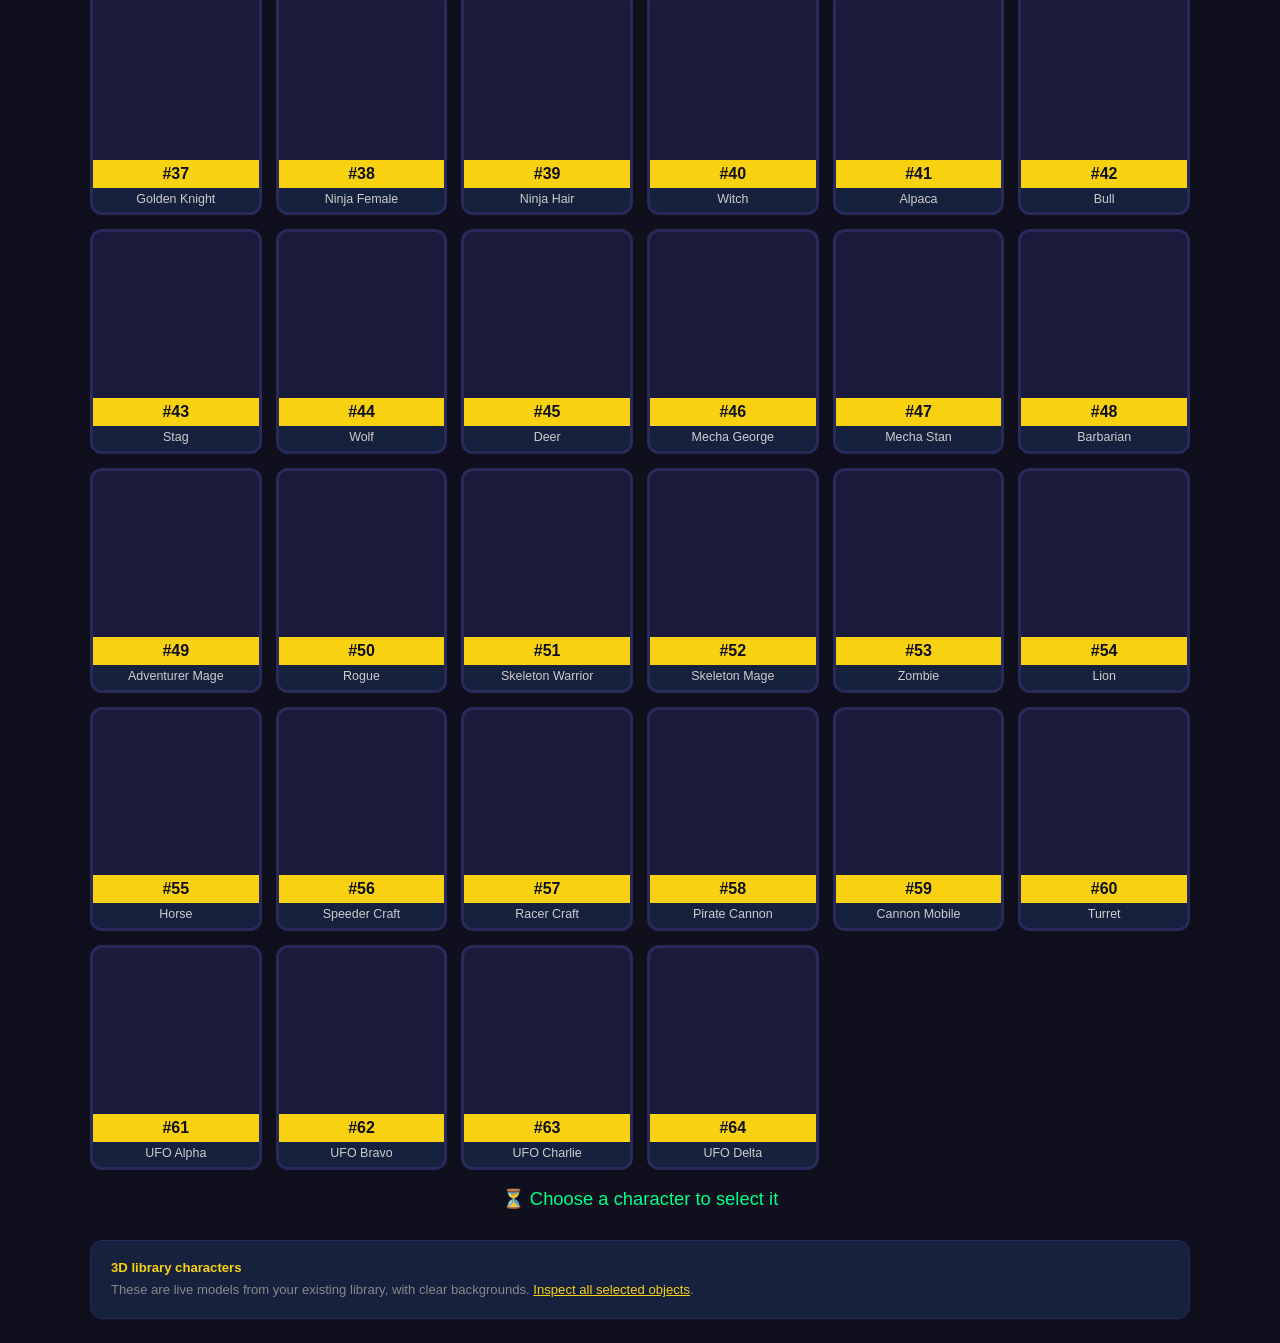
<file: select.html>
<!DOCTYPE html>
<html lang="en">
<head>
<meta charset="UTF-8">
<meta name="viewport" content="width=device-width, initial-scale=1.0">
<title>Pick Your Character</title>
<script type="importmap">{"imports":{"three":"./vendor/three/build/three.module.js"}}</script>
<style>
  * { box-sizing: border-box; margin: 0; padding: 0; }
  body {
    background: #0f0f1e;
    color: #fff;
    font-family: 'Segoe UI', sans-serif;
    min-height: 100vh;
    padding: 24px;
  }
  h1 {
    text-align: center;
    font-size: 2.4em;
    color: #f8d210;
    text-shadow: 0 0 20px #f8d21066;
    margin-bottom: 6px;
  }
  .subtitle {
    text-align: center;
    color: #888;
    margin-bottom: 24px;
    font-size: 1.05em;
  }
  .grid {
    display: grid;
    grid-template-columns: repeat(6, minmax(0, 1fr));
    gap: 14px;
    max-width: 1100px;
    margin: 0 auto;
  }
  .card {
    background: #1a1a3a;
    border-radius: 12px;
    overflow: hidden;
    border: 3px solid #2a2a5a;
    cursor: pointer;
    transition: transform 0.18s, border-color 0.18s, box-shadow 0.18s;
    position: relative;
    color: inherit;
    font: inherit;
    text-align: center;
    width: 100%;
  }
  .card:hover {
    transform: scale(1.06);
    border-color: #f8d210;
    box-shadow: 0 0 16px #f8d21044;
  }
  .card.selected {
    border-color: #00ff88;
    box-shadow: 0 0 20px #00ff8866;
  }
  .card:focus-visible, #play-btn:focus-visible {
    outline: 3px solid #fff;
    outline-offset: 4px;
  }
  .card.selected::after {
    content: '✓';
    position: absolute;
    top: 6px; right: 8px;
    background: #00ff88;
    color: #0f0f1e;
    font-weight: bold;
    border-radius: 50%;
    width: 22px; height: 22px;
    display: flex; align-items: center; justify-content: center;
    font-size: 13px;
  }
  .model-slot {
    width: 100%;
    aspect-ratio: 1;
    display: flex;
    align-items: center;
    justify-content: center;
    font-size: 12px;
    color: #a7bdc6;
  }
  .model-gallery-canvas { position: fixed; inset: 0; width: 100%; height: 100%; pointer-events: none; z-index: 2; }
  .card .num {
    display: block;
    background: #f8d210;
    color: #0f0f1e;
    font-weight: bold;
    font-size: 1em;
    text-align: center;
    padding: 5px;
  }
  .card .name {
    display: block;
    background: #16213e;
    color: #ccc;
    font-size: 0.78em;
    text-align: center;
    padding: 4px 4px 6px;
    line-height: 1.2;
  }
  #sel-info {
    text-align: center;
    margin: 18px 0 6px;
    font-size: 1.15em;
    color: #00ff88;
    min-height: 28px;
  }

  /* Download progress. Without this the cold-start wait reads as a dead page. */
  #load-wrap {
    max-width: 560px;
    margin: 18px auto 4px;
    text-align: center;
  }
  #load-track {
    height: 10px;
    border-radius: 999px;
    background: #1b2140;
    overflow: hidden;
    border: 1px solid #2b3563;
  }
  #load-fill {
    height: 100%;
    width: 0%;
    background: linear-gradient(90deg, #f8d210, #00ff88);
    transition: width .25s ease;
  }
  #load-text {
    margin: 8px 0 4px;
    font-size: .95em;
    color: #b9c2e8;
  }
  #skip-btn {
    background: transparent;
    color: #8fa0d8;
    border: 1px solid #3a4577;
    border-radius: 8px;
    padding: 6px 14px;
    font-size: .88em;
    cursor: pointer;
  }
  #skip-btn:hover { color: #fff; border-color: #f8d210; }
  #load-wrap.done #skip-btn { display: none; }
  #load-wrap.done #load-text { color: #00ff88; }
  #play-btn {
    display: none;
    margin: 16px auto;
    padding: 14px 48px;
    font-size: 1.2em;
    background: #f8d210;
    color: #0f0f1e;
    border: none;
    border-radius: 30px;
    cursor: pointer;
    font-weight: bold;
    transition: transform 0.15s, box-shadow 0.15s;
    box-shadow: 0 4px 20px #f8d21055;
  }
  #play-btn:hover {
    transform: scale(1.06);
    box-shadow: 0 6px 28px #f8d21088;
  }
  .legend {
    max-width: 1100px;
    margin: 24px auto 0;
    background: #16213e;
    border-radius: 12px;
    padding: 16px 20px;
    border: 1px solid #2a2a5a;
    color: #888;
    font-size: 0.82em;
    line-height: 1.7;
  }
  .legend strong { color: #f8d210; }
  @media (max-width: 960px) {
    .grid { grid-template-columns: repeat(4, minmax(0, 1fr)); }
  }
  @media (max-width: 640px) {
    .grid { grid-template-columns: repeat(3, minmax(0, 1fr)); }
    body { padding: 16px; }
    h1 { font-size: 2em; }
  }
  @media (max-width: 440px) {
    .grid { grid-template-columns: repeat(2, minmax(0, 1fr)); }
  }
  @media (prefers-reduced-motion: reduce) {
    .card, #play-btn { transition: none; }
    .card:hover, #play-btn:hover { transform: none; }
  }
</style>
</head>
<body data-gallery="characters">
<h1>🎮 Choose Your Hero</h1>
<p class="subtitle">Choose your character, then press Play. Use Tab and Enter on a keyboard.</p>
<div id="load-wrap">
  <div id="load-track" role="progressbar" aria-label="Loading 3D models" aria-valuemin="0" aria-valuemax="100">
    <div id="load-fill"></div>
  </div>
  <p id="load-text">Loading 3D models… this is a one-time download</p>
  <button id="skip-btn" type="button">Skip — start playing now</button>
</div>
<div class="grid" id="grid" role="group" aria-label="Choose your character"></div>
<p id="sel-info" role="status" aria-live="polite">⏳ Choose a character to select it</p>
<button id="play-btn" type="button" onclick="startGame()">▶ Play!</button>
<div class="legend"><strong>3D library characters</strong><br>These are live models from your existing library, with clear backgrounds. <a href="assets.html" style="color:#f8d210">Inspect all selected objects</a>.</div>

<script>
var CHARACTERS = [
  { id: 1, name: "Casual Male", file: "char_01.webp" },
  { id: 2, name: "Casual 3 Male", file: "char_02.webp" },
  { id: 3, name: "Cat", file: "char_03.webp" },
  { id: 4, name: "Leela Robot", file: "char_04.webp" },
  { id: 5, name: "Shiba Inu", file: "char_05.webp" },
  { id: 6, name: "Ninja", file: "char_06.webp" },
  { id: 7, name: "Bunny", file: "char_07.webp" },
  { id: 8, name: "Wizard", file: "char_08.webp" },
  { id: 9, name: "Goblin", file: "char_09.webp" },
  { id: 10, name: "Pirate", file: "char_10.webp" },
  { id: 11, name: "Penguin", file: "char_11.webp" },
  { id: 12, name: "Knight", file: "char_12.webp" },
  { id: 13, name: "Fox", file: "char_13.webp" },
  { id: 14, name: "Blue Soldier", file: "char_14.webp" },
  { id: 15, name: "Pig", file: "char_15.webp" },
  { id: 16, name: "Soldier", file: "char_16.webp" },
  { id: 17, name: "Polar Bear", file: "char_17.webp" },
  { id: 18, name: "Chef", file: "char_18.webp" },
  { id: 19, name: "Skeleton", file: "char_19.webp" },
  { id: 20, name: "Koala", file: "char_20.webp" },
  { id: 21, name: "Worker Male", file: "char_21.webp" },
  { id: 22, name: "Crab", file: "char_22.webp" },
  { id: 23, name: "Worker Female", file: "char_23.webp" },
  { id: 24, name: "White Horse", file: "char_24.webp" },
  { id: 25, name: "Casual Bald", file: null },
  { id: 26, name: "Casual Female", file: null },
  { id: 27, name: "Casual 2 Female", file: null },
  { id: 28, name: "Casual 2 Male", file: null },
  { id: 29, name: "Casual 3 Female", file: null },
  { id: 30, name: "Cowboy Female", file: null },
  { id: 31, name: "Cowboy Male", file: null },
  { id: 32, name: "Old Doctor", file: null },
  { id: 33, name: "Young Doctor", file: null },
  { id: 34, name: "Elf", file: null },
  { id: 35, name: "Goblin Female", file: null },
  { id: 36, name: "Kimono Female", file: null },
  { id: 37, name: "Golden Knight", file: null },
  { id: 38, name: "Ninja Female", file: null },
  { id: 39, name: "Ninja Hair", file: null },
  { id: 40, name: "Witch", file: null },
  { id: 41, name: "Alpaca", file: null },
  { id: 42, name: "Bull", file: null },
  { id: 43, name: "Stag", file: null },
  { id: 44, name: "Wolf", file: null },
  { id: 45, name: "Deer", file: null },
  { id: 46, name: "Mecha George", file: null },
  { id: 47, name: "Mecha Stan", file: null },
  { id: 48, name: "Barbarian", file: null },
  { id: 49, name: "Adventurer Mage", file: null },
  { id: 50, name: "Rogue", file: null },
  { id: 51, name: "Skeleton Warrior", file: null },
  { id: 52, name: "Skeleton Mage", file: null },
  { id: 53, name: "Zombie", file: null },
  { id: 54, name: "Lion", file: null },
  { id: 55, name: "Horse", file: null },
  { id: 56, name: "Speeder Craft", file: null },
  { id: 57, name: "Racer Craft", file: null },
  { id: 58, name: "Pirate Cannon", file: null },
  { id: 59, name: "Cannon Mobile", file: null },
  { id: 60, name: "Turret", file: null },
  { id: 61, name: "UFO Alpha", file: null },
  { id: 62, name: "UFO Bravo", file: null },
  { id: 63, name: "UFO Charlie", file: null },
  { id: 64, name: "UFO Delta", file: null },
];

var selected = null;

var grid = document.getElementById('grid');
CHARACTERS.forEach(function(ch) {
  var card = document.createElement('button');
  card.type = 'button';
  card.className = 'card';
  card.dataset.id = ch.id;
  card.setAttribute('aria-label', '#' + ch.id + ' ' + ch.name);
  card.setAttribute('aria-pressed', 'false');
  card.innerHTML =
    '<span class="model-slot">Loading 3D model…</span>' +
    '<span class="num">#' + ('0' + ch.id).slice(-2) + '</span>' +
    '<span class="name">' + ch.name + '</span>';
  card.onclick = function() { select(ch.id); };
  grid.appendChild(card);
});

function select(id) {
  if (id < 1 || id > CHARACTERS.length || id !== Math.floor(id)) return;
  selected = id;
  // The URL carries the choice into the game even if browser storage is blocked.
  try { localStorage.setItem('chosenCharacter', String(id)); } catch (e) {}
  document.querySelectorAll('.card').forEach(function(c) {
    var isSelected = parseInt(c.dataset.id, 10) === id;
    c.classList.toggle('selected', isSelected);
    c.setAttribute('aria-pressed', String(isSelected));
  });
  var ch = CHARACTERS[id - 1];
  document.getElementById('sel-info').textContent = '✅ Selected: #' + id + ' — ' + ch.name;
  var btn = document.getElementById('play-btn');
  btn.style.display = 'block';
  btn.textContent = '▶ Play as ' + ch.name + '!';
}

function startGame() {
  if (selected === null) return;
  window.location.href = 'index.html?char=' + selected;
}

/* Real download progress.
 *
 * 24 library models have to arrive before the grid is usable. With no counter
 * the page was a heading over empty cards for a minute or more on a cold
 * visit, which looks broken rather than slow. Show the count, and offer a way
 * past it so nobody is trapped waiting. */
var loadBar = document.getElementById('load-fill');
var loadText = document.getElementById('load-text');
var loadWrap = document.getElementById('load-wrap');
function onProgress(e) {
  var done = e.detail.done, total = e.detail.total;
  if (!total) return;
  var pct = Math.round((done / total) * 100);
  if (loadBar) loadBar.style.width = pct + '%';
  if (loadText) loadText.textContent = done === total
    ? 'All ' + total + ' characters ready — pick one below'
    : 'Loading 3D models… ' + done + ' of ' + total + '  (' + pct + '%)';
  if (done === total && loadWrap) loadWrap.classList.add('done');
}
window.addEventListener('galleryprogress', onProgress);
// Covers the case where every model finished before this handler attached.
(function () {
  var d = document.body.dataset, done = +d.galleryLoaded, total = +d.galleryTotal;
  if (total) onProgress({ detail: { done: done || total, total: total } });
})();

// A player who does not want to wait still gets to play.
var skip = document.getElementById('skip-btn');
if (skip) skip.addEventListener('click', function () {
  window.location.href = 'index.html?char=' + (selected || 3);
});
</script>
<script type="module" src="src/render/model-gallery.js"></script>
</body>
</html>
</file>
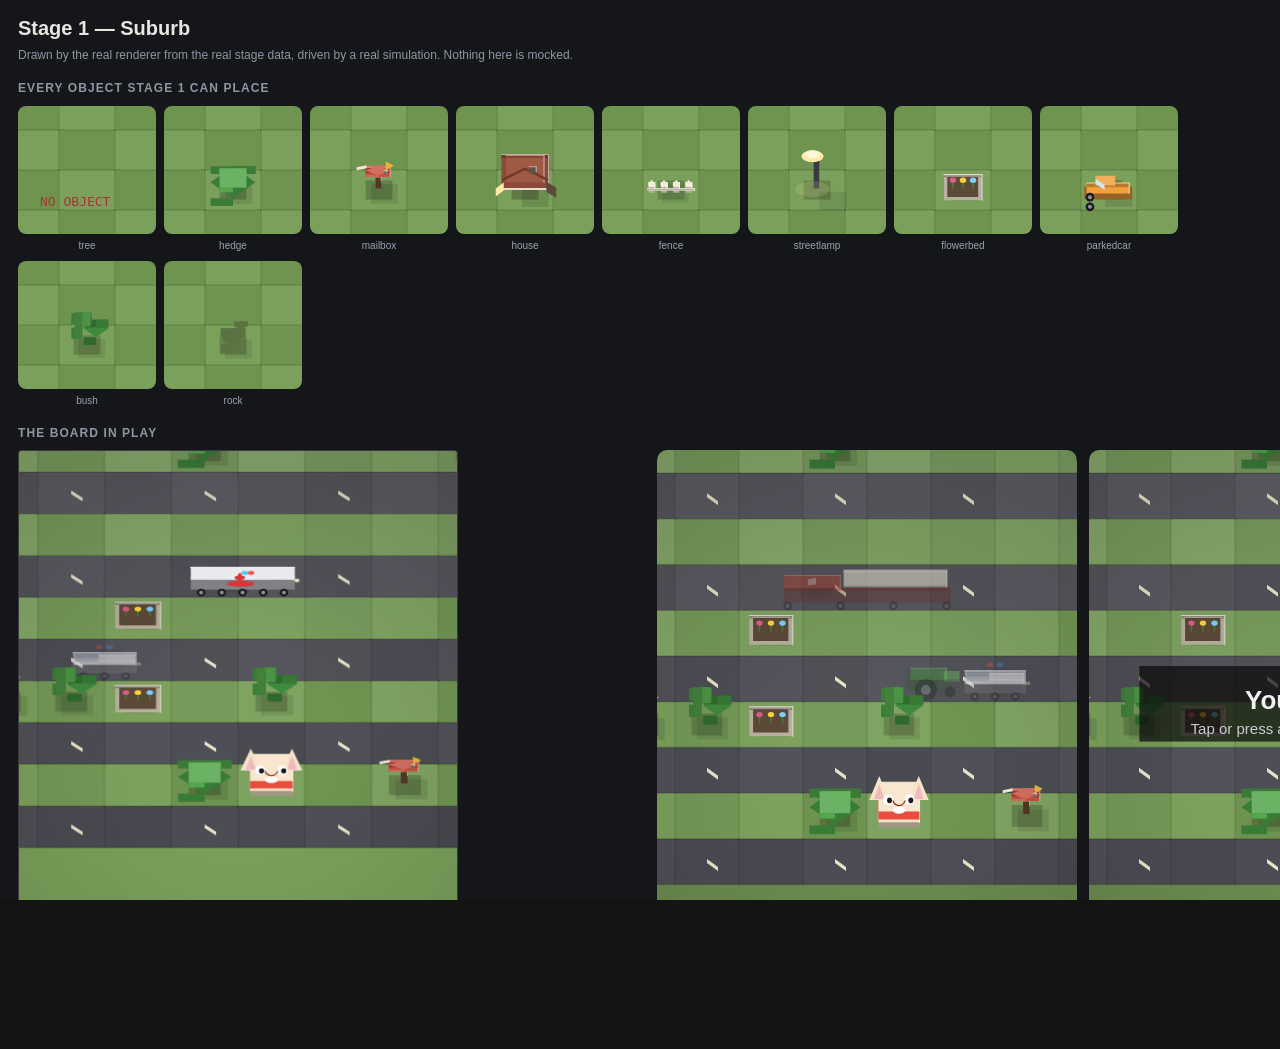
<file: stage1.html>
<!DOCTYPE html>
<html lang="en">
<head>
<meta charset="utf-8">
<title>Stage 1 — Suburb look sheet</title>
<link rel="stylesheet" href="src/style.css">
<style>
  body { background:#15161a; color:#e8e6e0; font:13px/1.45 -apple-system, sans-serif;
         margin:0; padding:14px 18px 24px; }
  h1 { font-size:20px; margin:0 0 4px; font-weight:600; }
  .sub { color:#8f96a3; margin:0 0 12px; font-size:12px; }
  h2 { font-size:12px; text-transform:uppercase; letter-spacing:.09em;
       color:#8f96a3; margin:16px 0 8px; font-weight:600; }
  #errors { background:#4a1414; border:1px solid #a33; color:#ffd7d7;
            padding:10px 14px; border-radius:6px; margin-bottom:16px;
            font-family:ui-monospace, Menlo, monospace; font-size:12px;
            white-space:pre-wrap; display:none; }
  .board { display:block; border-radius:10px; background:#000; }
  .strip { display:flex; gap:8px; flex-wrap:wrap; }
  .obj { text-align:center; }
  .obj canvas { display:block; background:#000; border-radius:8px; }
  .obj .cap { font-size:10px; color:#9aa2b0; margin-top:5px; }
  .facts { color:#8f96a3; font-size:12px; font-family:ui-monospace, Menlo, monospace; }
  .facts b { color:#cfd6e2; font-weight:600; }
</style>
</head>
<body>

<!-- Errors are surfaced ON THE PAGE. Safari will not let a headless tool read
     its console, so a renderer that throws would otherwise fail silently and
     this sheet would look fine while being blank. -->
<div id="errors"></div>

<h1>Stage 1 — Suburb</h1>
<p class="sub">Drawn by the real renderer from the real stage data, driven by a real
simulation. Nothing here is mocked.</p>

<h2>Every object Stage 1 can place</h2>
<div class="strip" id="strip"></div>

<h2>The board in play</h2>
<div style="display:flex; gap:12px; align-items:flex-start;">
  <div>
    <canvas id="board" class="board" width="420" height="540"></canvas>
    <p class="facts" id="facts"></p>
  </div>
  <div>
    <canvas id="goalboard" class="board" width="420" height="540"></canvas>
    <p class="facts">same game, approaching the finish line</p>
  </div>
  <div>
    <canvas id="deadboard" class="board" width="420" height="540"></canvas>
    <p class="facts">the moment after being hit: the board holds, the player
      is flattened and stays on screen, and the game says so</p>
  </div>
</div>

<!-- Canonical load order. Must match index.html and every gate's CHAIN. -->
<script src="src/stages.js"></script>
<script src="src/tiles.js"></script>
<script src="src/hazards.js"></script>
<script src="src/sim-core.js"></script>
<script src="src/render/iso.js"></script>
<script src="src/scenery.js"></script>
<script src="src/render/scene.js"></script>
<script src="src/roster.js"></script>
<script src="src/render/character.js"></script>
<script>
(function () {
  "use strict";
  var errBox = document.getElementById("errors");
  var errs = [];
  function fail(e) {
    errs.push((e && e.message) || String(e));
    errBox.style.display = "block";
    errBox.textContent = "RENDER ERRORS (" + errs.length + ")\n" + errs.join("\n");
  }
  window.addEventListener("error", function (e) { fail(e.error || e.message); });

  try {
    var stage = Stages.getStage(0);

    // ---- drive a real game until the player is out on the board ---------
    // A stage-1 board is a teaching stage, so it has no lethal hazard; the
    // player is moved forward by the same rule the autoplay gate uses, so the
    // picture shows a game in progress rather than a fresh spawn.
    var g = SimCore.createGame({ playerCount: 1, seed: "look-sheet" });
    var st = g.state();
    var steps = 0;
    while (st.players[0].state().row < 14 && steps++ < 4000) {
      var ps = st.players[0].state();
      var blocked = st.hazards.some(function (h) { return h.row === ps.row + 1; });
      if (!blocked) g.hop("forward", 0);
      g.tick(16.667);
    }
    var ps = st.players[0].state();

    // ---- the board ------------------------------------------------------
    var cv = document.getElementById("board");
    var ctx = cv.getContext("2d");
    // The board is 14 columns wide now (the outer ones are camera margin);
    // the look sheet was still drawing 9, so vehicles outside that range were
    // never rendered and the board looked empty.
    var COLS = 14;
    var VROWS = 13;
    var anchor = ps;
    Scene.renderScene(ctx, {
      id: stage.id, name: stage.name,
      laneMix: stage.laneMix, scenery: stage.scenery,
      ground: stage.ground, groundAlt: stage.groundAlt,
      road: stage.road, water: stage.water,
      hazard: stage.hazard, hazard2: stage.hazard2,
      log: stage.log, turtle: stage.turtle,
      foliage: stage.foliage, foliage2: stage.foliage2, trunk: stage.trunk,
    }, {
      width: cv.width, height: cv.height, cols: COLS, viewRows: VROWS,
      row0: Math.max(0, anchor.row - 7), col0: 0,
      focusCol: anchor.col, focusRow: anchor.row,
      hazards: st.hazards,
    });

    // The player, through the same projection the simulation collides in.
    CharacterRenderer.drawCharacter(ctx, anchor.col, anchor.row, 1,
                                    Roster.getCharacter("pip"));

    // ---- the same game, parked at the finish ----------------------------
    // The goal band is drawn by Scene from opts.goalRow. Until this was
    // passed, the finish line was simulated but never drawn, so the player
    // had no visible destination. This is where that layer is checked:
    // same simulation, same renderer, camera at the last rows of the stage.
    var g2 = SimCore.createGame({ playerCount: 1, seed: "look-sheet-goal" });
    var s2 = g2.state();
    var st2 = 0;
    while (s2.players[0].state().row < s2.goalRow - 5 && st2++ < 8000) {
      var p2 = s2.players[0].state();
      var blocked2 = s2.hazards.some(function (h) { return h.row === p2.row + 1; });
      if (!blocked2) g2.hop("forward", 0);
      g2.tick(16.667);
    }
    var ps2 = s2.players[0].state();
    var cv2 = document.getElementById("goalboard");
    var ctx2 = cv2.getContext("2d");
    var scene2 = {
      id: stage.id, name: stage.name,
      laneMix: stage.laneMix, scenery: stage.scenery,
      ground: stage.ground, groundAlt: stage.groundAlt,
      road: stage.road, water: stage.water,
      hazard: stage.hazard, hazard2: stage.hazard2,
      log: stage.log, turtle: stage.turtle,
      foliage: stage.foliage, foliage2: stage.foliage2, trunk: stage.trunk,
    };
    ctx2.setTransform(1, 0, 0, 1, 0, 0);
    ctx2.fillStyle = Iso.shade(stage.ground, 0.86);
    ctx2.fillRect(0, 0, cv2.width, cv2.height);
    Scene.renderScene(ctx2, scene2, {
      width: cv2.width, height: cv2.height, cols: COLS, viewRows: 13,
      row0: Math.max(0, ps2.row - 6), col0: 0,
      focusCol: ps2.col, focusRow: ps2.row,
      hazards: s2.hazards, goalRow: s2.goalRow,
    });
    CharacterRenderer.drawCharacter(ctx2, ps2.col, ps2.row, 1,
                                    Roster.getCharacter("pip"));

    // ---- the moment after being hit --------------------------------------
    // Death used to teleport the player back to the start line on the same
    // tick as the hit, with no message: the board blinked and the player was
    // gone. There is now a beat where the world holds still and the game says
    // what happened. This renders that exact state through the real renderer.
    var g3 = SimCore.createGame({ playerCount: 1, seed: "look-sheet-death" });
    g3.hop("forward", 0);
    for (var d3 = 0; d3 < 240; d3++) g3.tick(16.667);
    var ps3 = g3.state().players[0].state();
    // Put a car exactly where the player is standing. This is a test rig: the
    // point is to reach the DEAD state and render it, not to play well.
    g3.state().hazards = [{ kind: "car", spec: { len: 0.86, kind: "ground" },
                            row: ps3.row, dir: 1, speed: 0,
                            x: ps3.col, dead: false }];
    g3.state().hazardRow0 = ps3.row - 4;
    g3.state().hazardRows = 12;
    g3.tick(16.667); g3.tick(16.667);
    var deadPs = g3.state().players[0].state();
    var cv3 = document.getElementById("deadboard");
    var ctx3 = cv3.getContext("2d");
    var scene3 = {
      id: stage.id, name: stage.name,
      laneMix: stage.laneMix, scenery: stage.scenery,
      ground: stage.ground, groundAlt: stage.groundAlt,
      road: stage.road, water: stage.water,
      hazard: stage.hazard, hazard2: stage.hazard2,
      log: stage.log, turtle: stage.turtle,
      foliage: stage.foliage, foliage2: stage.foliage2, trunk: stage.trunk,
    };
    ctx3.setTransform(1, 0, 0, 1, 0, 0);
    ctx3.fillStyle = Iso.shade(stage.ground, 0.86);
    ctx3.fillRect(0, 0, cv3.width, cv3.height);
    Scene.renderScene(ctx3, scene3, {
      width: cv3.width, height: cv3.height, cols: COLS, viewRows: 13,
      row0: Math.max(0, deadPs.row - 6), col0: 0,
      focusCol: deadPs.col, focusRow: deadPs.row,
      hazards: g3.state().hazards, goalRow: g3.state().goalRow,
    });
    // Flattened, the way the game draws a player who has just been hit.
    var pv3 = Iso.projectS(deadPs.col, deadPs.row, 0);
    ctx3.save();
    ctx3.translate(pv3[0], pv3[1]);
    ctx3.scale(0.30, 0.30);
    ctx3.translate(-pv3[0], -pv3[1]);
    CharacterRenderer.drawCharacter(ctx3, deadPs.col, deadPs.row, 1,
                                    Roster.getCharacter("pip"));
    ctx3.restore();
    // The message the game shows.
    ctx3.fillStyle = "rgba(10,10,10,0.72)";
    ctx3.fillRect(cv3.width * 0.12, cv3.height * 0.40,
                  cv3.width * 0.76, cv3.height * 0.14);
    ctx3.fillStyle = "#f2f2f5";
    ctx3.font = "600 26px -apple-system, sans-serif";
    ctx3.textAlign = "center";
    ctx3.fillText("You died", cv3.width / 2, cv3.height * 0.48);
    ctx3.fillStyle = "#c9ccd4";
    ctx3.font = "15px -apple-system, sans-serif";
    ctx3.fillText("Tap or press any key to try again", cv3.width / 2,
                  cv3.height * 0.525);

    // ---- the object sheet ------------------------------------------------
    var host = document.getElementById("strip");
    // Every object this biome can place, not just the three the stage
    // samples, so a new one cannot be added without appearing here.
    var SUBURB = ["tree", "hedge", "mailbox", "house", "fence", "streetlamp",
                  "flowerbed", "parkedcar", "bush", "rock"];
    SUBURB.forEach(function (kind) {
      var cell = document.createElement("div");
      cell.className = "obj";
      var c = document.createElement("canvas");
      c.width = 138; c.height = 128;
      cell.appendChild(c);
      var cap = document.createElement("div");
      cap.className = "cap";
      cap.textContent = kind;
      cell.appendChild(cap);
      host.appendChild(cell);

      var cx2 = c.getContext("2d");
      // ONE camera for the ground and the object. Setting the view twice --
      // once for the lawn, once for the object -- put the lawn in the corner
      // and the object in the middle, so every tile showed an object floating
      // on black.
      Iso.setView(69, 104, 1, 0);
      // A patch of lawn for the object to stand on, in the same isometric
      // convention as the board.
      for (var r = -2; r <= 2; r++) {
        for (var cc = -2; cc <= 2; cc++) {
          Iso.tile(cx2, cc, r, (r + cc) % 2 === 0 ? stage.ground
                                                  : stage.groundAlt);
        }
      }
      if (Scenery.has(kind)) {
        Scenery.draw(kind, cx2, 0, 0, stage);
      } else {
        cx2.fillStyle = "#a33";
        cx2.font = "13px monospace";
        cx2.fillText("NO OBJECT", 22, 100);
      }
    });

    // ---- facts -----------------------------------------------------------
    var counts = {};
    for (var r2 = 0; r2 < 40; r2++) {
      for (var c2 = 0; c2 < COLS; c2++) {
        var k = Scene.sceneryFor(stage, r2, c2, -1, -1);
        if (k) counts[k] = (counts[k] || 0) + 1;
      }
    }
    var lanes = {};
    for (var r3 = 0; r3 < 20; r3++) {
      var L = Scene.laneOf(r3, stage);
      lanes[L] = (lanes[L] || 0) + 1;
    }
    document.getElementById("facts").innerHTML =
      "player at col <b>" + ps.col + "</b> row <b>" + ps.row + "</b>" +
      " &nbsp; hazards on board: <b>" + st.hazards.length + "</b>" +
      " &nbsp; lane cycle: <b>" + JSON.stringify(lanes) + "</b>" +
      " &nbsp; scenery over 40 rows: <b>" + JSON.stringify(counts) + "</b>";

  } catch (e) {
    fail(e);
  }
})();
</script>
</body>
</html>
</file>
<file: src/style.css>
/* src/style.css — stage game shell.
 *
 * All HUD text is DOM, not canvas, so it scales with the browser zoom and is
 * reachable by a screen reader (requirement CP-02). */

* { box-sizing: border-box; margin: 0; padding: 0; }

html, body {
  height: 100%;
  background: #141414;
  color: #f2f2f2;
  font: 15px/1.4 -apple-system, system-ui, "Segoe UI", sans-serif;
  -webkit-text-size-adjust: 100%;
  overflow-x: hidden;
}

#app {
  display: flex;
  flex-direction: column;
  align-items: center;
  justify-content: center;
  gap: 10px;
  min-height: 100vh;
  min-height: 100dvh;
  padding: max(10px, env(safe-area-inset-top)) 10px
           max(10px, env(safe-area-inset-bottom));
}

/* --- top bar ---------------------------------------------------------- */

#topbar {
  display: flex;
  align-items: center;
  justify-content: space-between;
  width: min(94vw, 440px);
  max-width: 100%;
  font-size: 15px;
  font-weight: 600;
  letter-spacing: 0.02em;
}

#mode, #char-btn, #controls button {
  /* AC-04: 44x44 minimum touch target. */
  min-width: 44px;
  min-height: 44px;
  padding: 0 10px;
  font: inherit;
  color: #f2f2f2;
  background: #2a2a2a;
  border: 1px solid #444;
  border-radius: 8px;
  cursor: pointer;
}

#char-btn { background: #f8d210; color: #1a1a1a; font-size: 12px; }
#stage-name { flex: 1; }
#topbar { gap: 8px; }
button:focus-visible, #board:focus-visible {
  outline: 2px solid #8fe38f;
  outline-offset: 2px;
}

/* --- stage ------------------------------------------------------------ */

#stage-wrap { position: relative; background: #7ba05b; border-radius: 4px; }
#board-3d {
  position: absolute;
  inset: 0;
  width: 100%;
  height: 100%;
  border-radius: 4px;
  pointer-events: none;
}

#board {
  display: block;
  /* The canvas MUST have a CSS size.
   *
   * sizeCanvas() writes canvas.width/height to the device-pixel size, which
   * also changes the element's intrinsic size when no CSS size is declared.
   * That is a feedback loop: the board grows a little on every resize until
   * it is taller than the window, and it pushes the timer, the lives and the
   * goal readout off the bottom of the screen -- the controls a player needs
   * most in order to play. These two properties break the loop: CSS owns the
   * layout size, the attributes own the resolution. */
  width: min(94vw, 440px);
  height: min(60vh, 600px);
  height: min(55dvh, 600px);
  height: min(55dvh, max(220px, calc(100dvh - 310px)), 600px);
  background: #7ba05b;
  border: 1px solid #3a3a3a;
  border-radius: 4px;
  touch-action: none;   /* preserve directional swipes instead of scrolling */
}

#banner {
  z-index: 2;
  position: absolute;
  inset: 0;
  display: none;
  flex-direction: column;
  align-items: center;
  justify-content: center;
  gap: 6px;
  /* The banner sits in the MIDDLE, not across the whole board. At inset:0
     with 72% black it dimmed the entire canvas, so the character and the
     lanes were invisible behind the "Tap to start" prompt -- a first-time
     player sees a dark screen and no avatar at all. */
  background: none;
  text-align: center;
  pointer-events: none;
}

#banner::before {
  content: "";
  position: absolute;
  left: 12%;
  right: 12%;
  top: 38%;
  bottom: 38%;
  background: rgba(10, 10, 10, 0.66);
  border-radius: 10px;
}

.banner-title, .banner-sub { position: relative; }

.banner-title {
  font-size: 26px;
  font-weight: 700;
  letter-spacing: 1px;
}
.banner-title.death {
  animation: deathPulse 0.5s ease-in-out infinite alternate;
  color: #ff3d3d;
  text-shadow: 0 0 12px #ff3d3d88, 0 2px 4px #000;
}
.banner-sub { font-size: 14px; color: #cfcfcf; }

@keyframes deathPulse {
  from { transform: scale(1); }
  to   { transform: scale(1.06); }
}

/* --- hud -------------------------------------------------------------- */

#hud {
  display: grid;
  /* Five readouts now (time, difficulty, lives, goal, score). Fixed columns
   * would have wrapped the last one onto its own row. */
  grid-template-columns: repeat(5, 1fr);
  gap: 6px;
  width: min(94vw, 440px);
  max-width: 100%;
}

.stat {
  display: flex;
  flex-direction: column;
  align-items: center;
  padding: 6px 4px;
  background: #1f1f1f;
  border: 1px solid #333;
  border-radius: 6px;
}

.stat .k { font-size: 9px; text-transform: uppercase; letter-spacing: 0.08em; color: #8a8a8a; }
.stat .v { font-size: 16px; font-weight: 600; font-variant-numeric: tabular-nums; }

#controls {
  display: grid;
  grid-template-columns: 1fr 1.5fr 1fr;
  gap: 6px;
  width: min(94vw, 440px);
}
#move-back { grid-column: 2; }
#controls button { touch-action: manipulation; font-weight: 600; }
#hint { width: min(94vw, 440px); font-size: 12px; color: #aaa; text-align: center; }
.asset-link { font-size: 12px; color: #f8d210; }

@media (max-height: 600px) and (min-width: 600px) {
  #app { justify-content: flex-start; }
  #board { height: 55dvh; min-height: 240px; }
}

/* AC-02: reduced motion. Phase 1 has no shake or parallax, but the rule is
   in place now so later phases cannot regress it. */
@media (prefers-reduced-motion: reduce) {
  *, *::before, *::after {
    animation: none !important;
    transition: none !important;
  }
}
</file>
